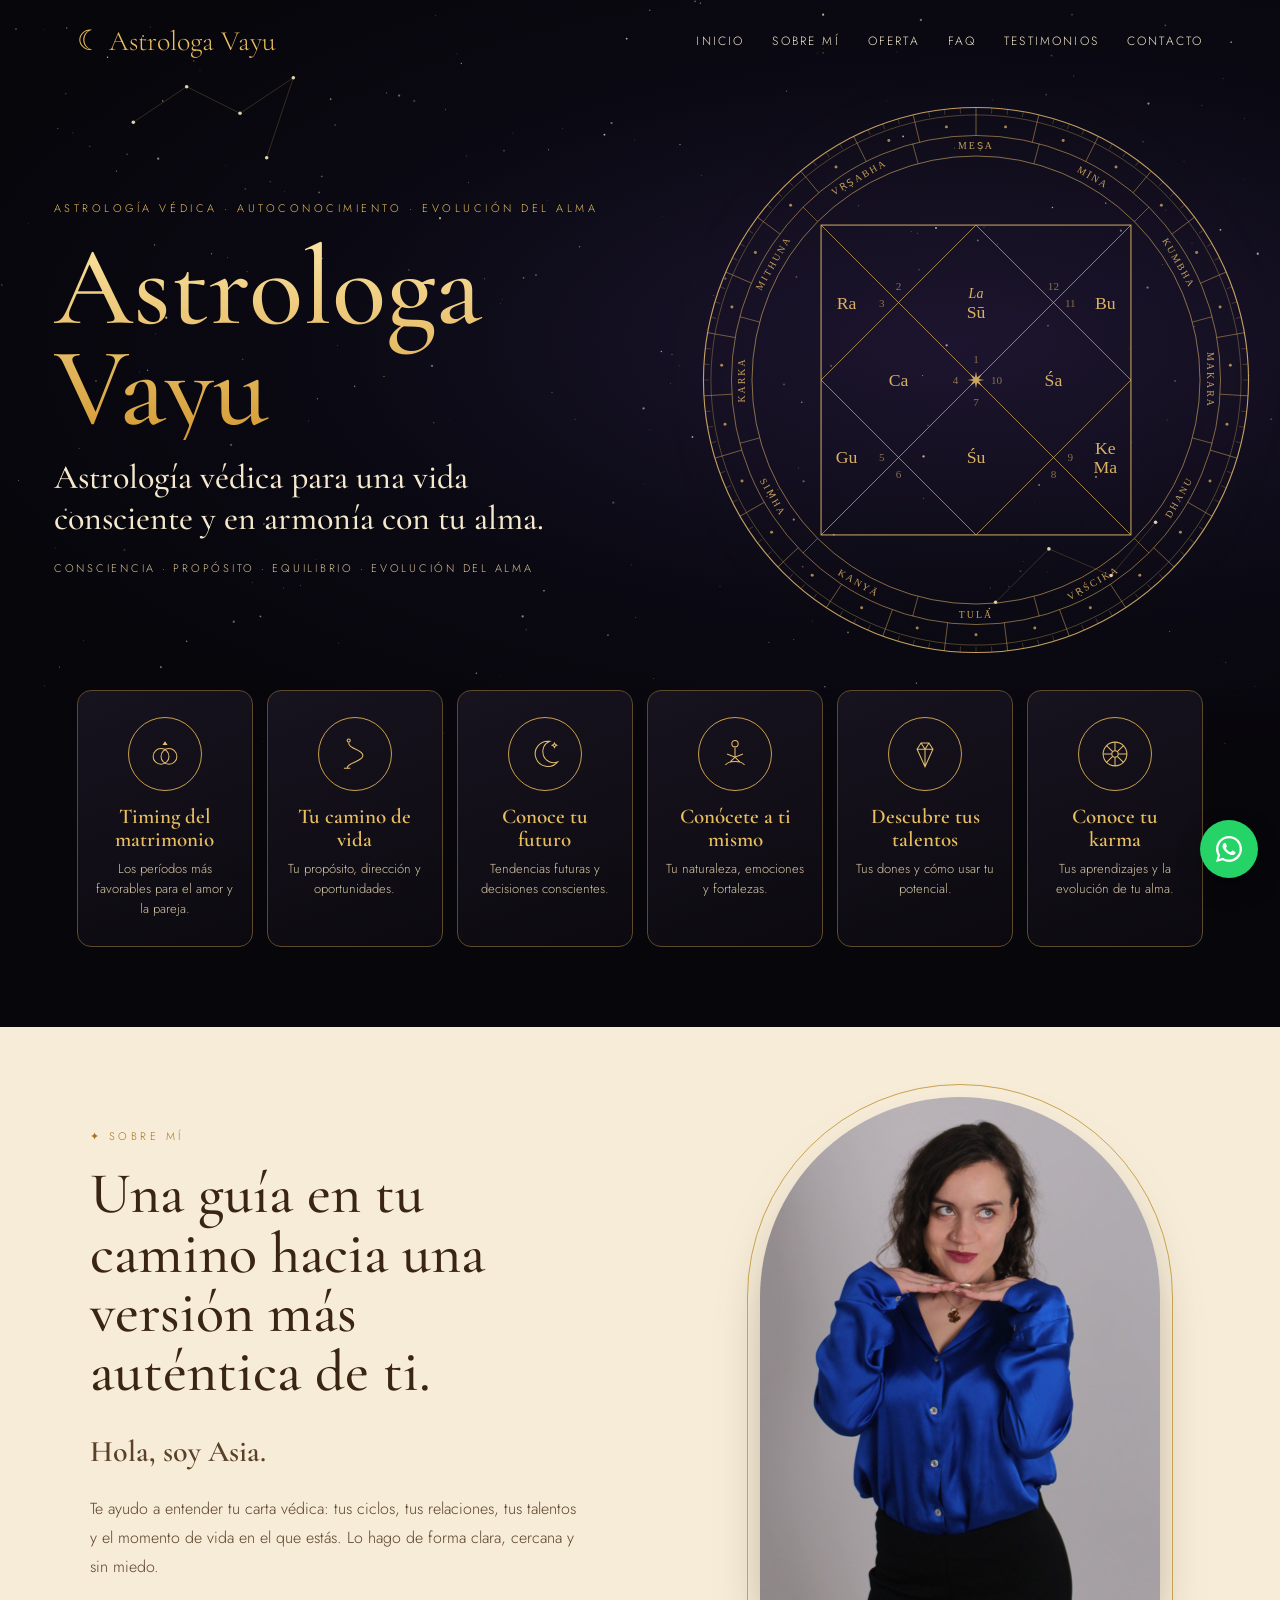
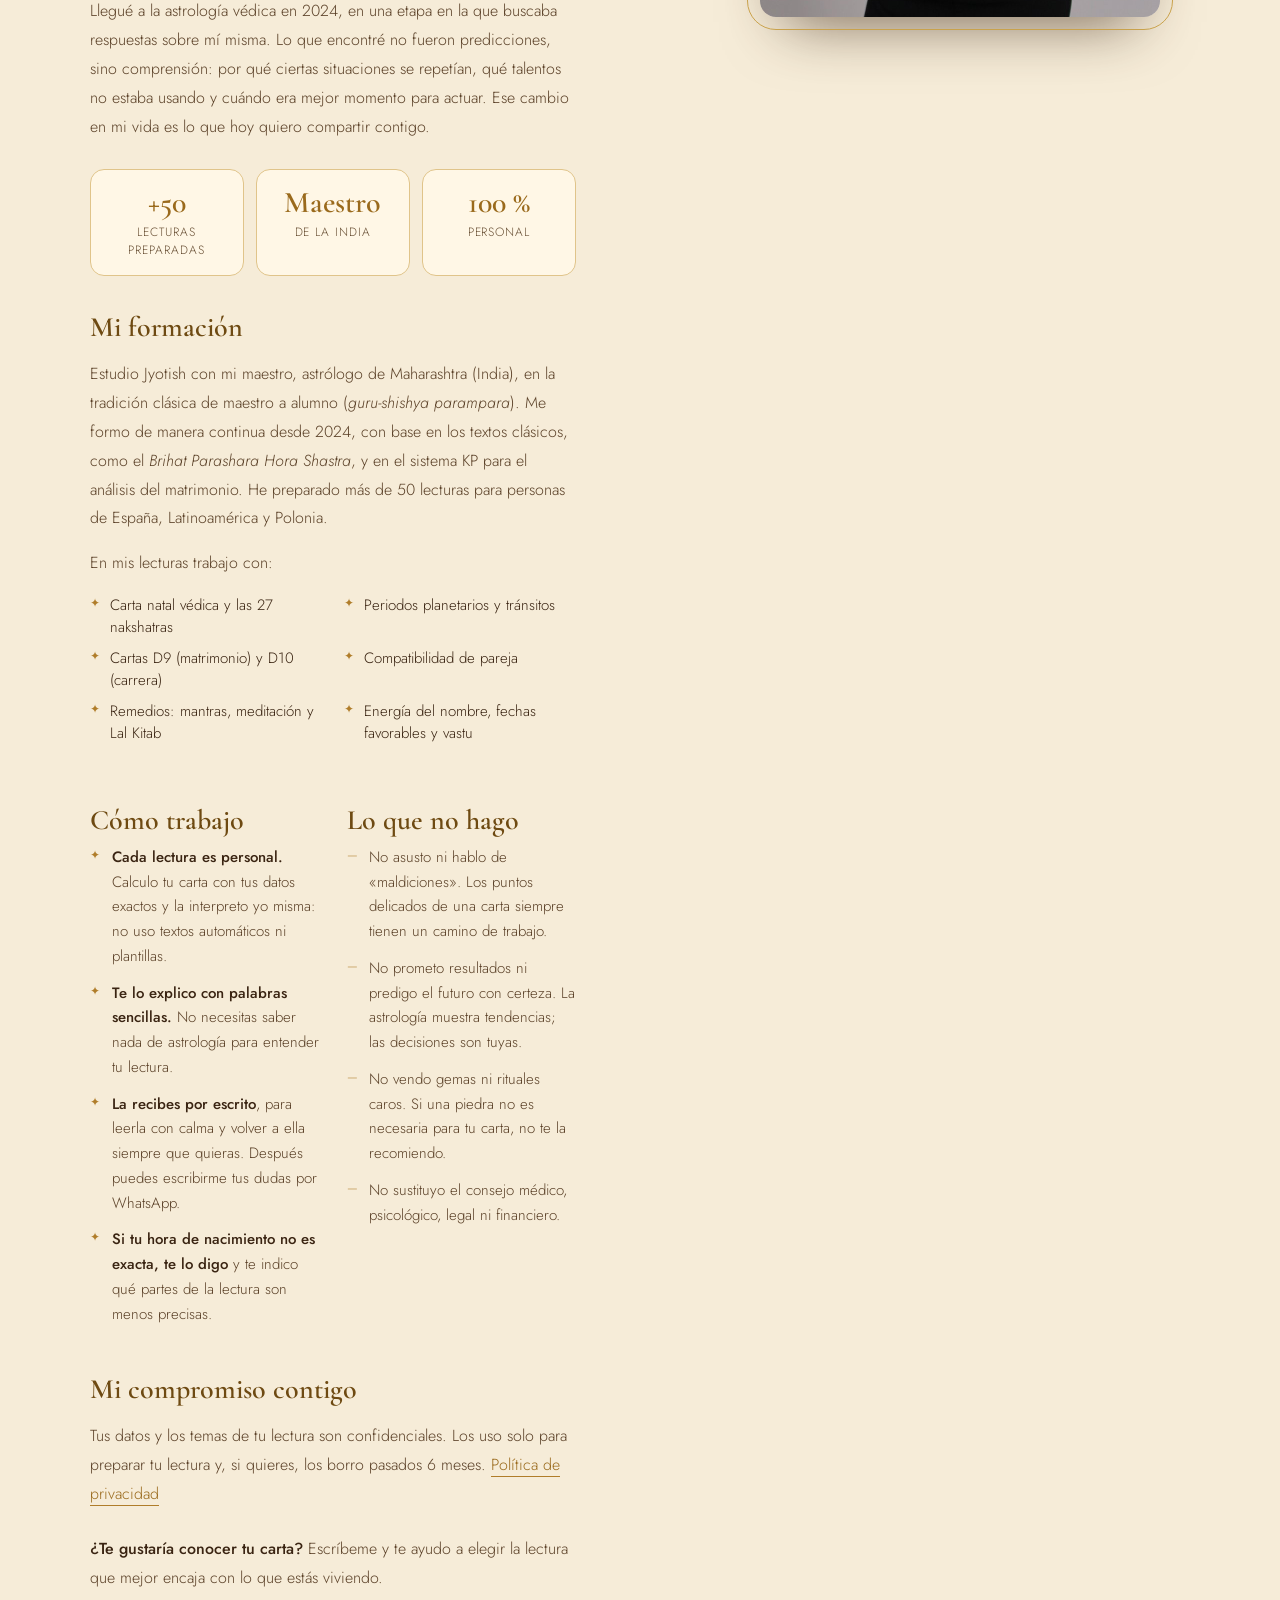
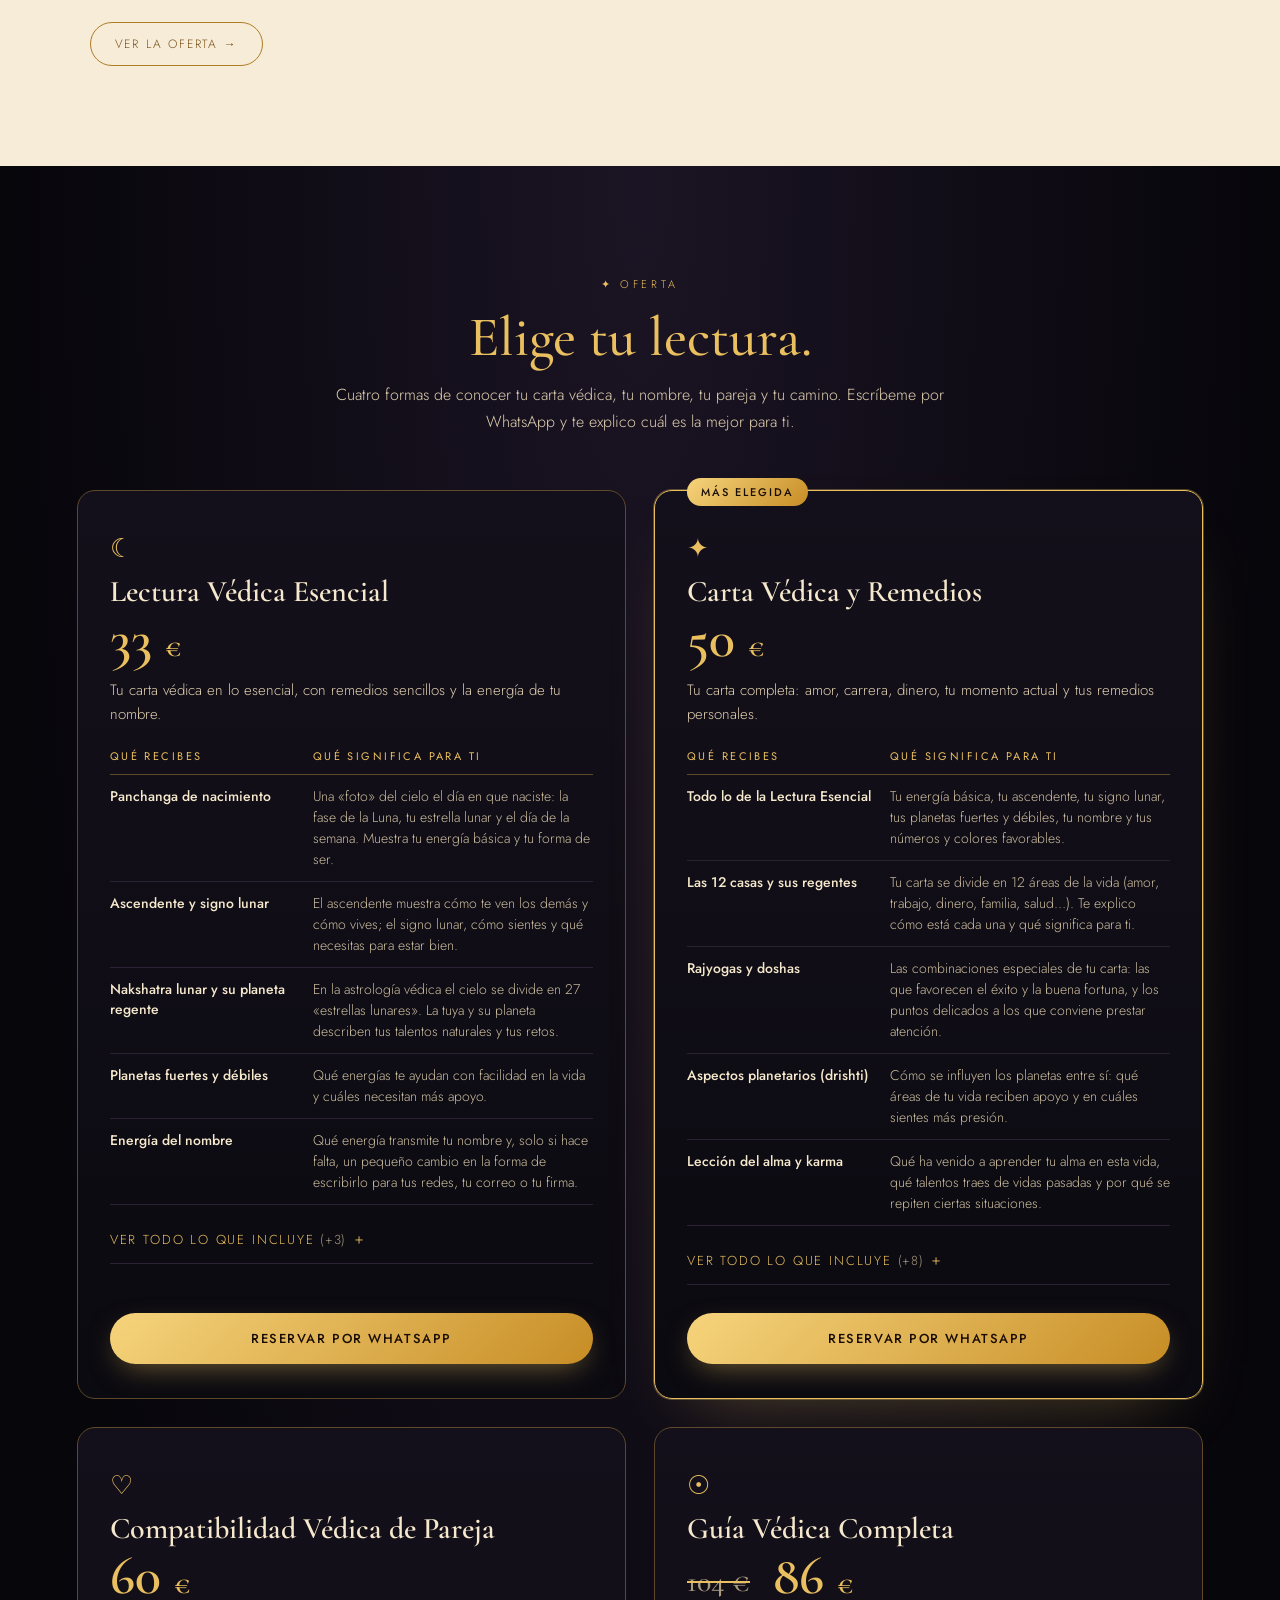
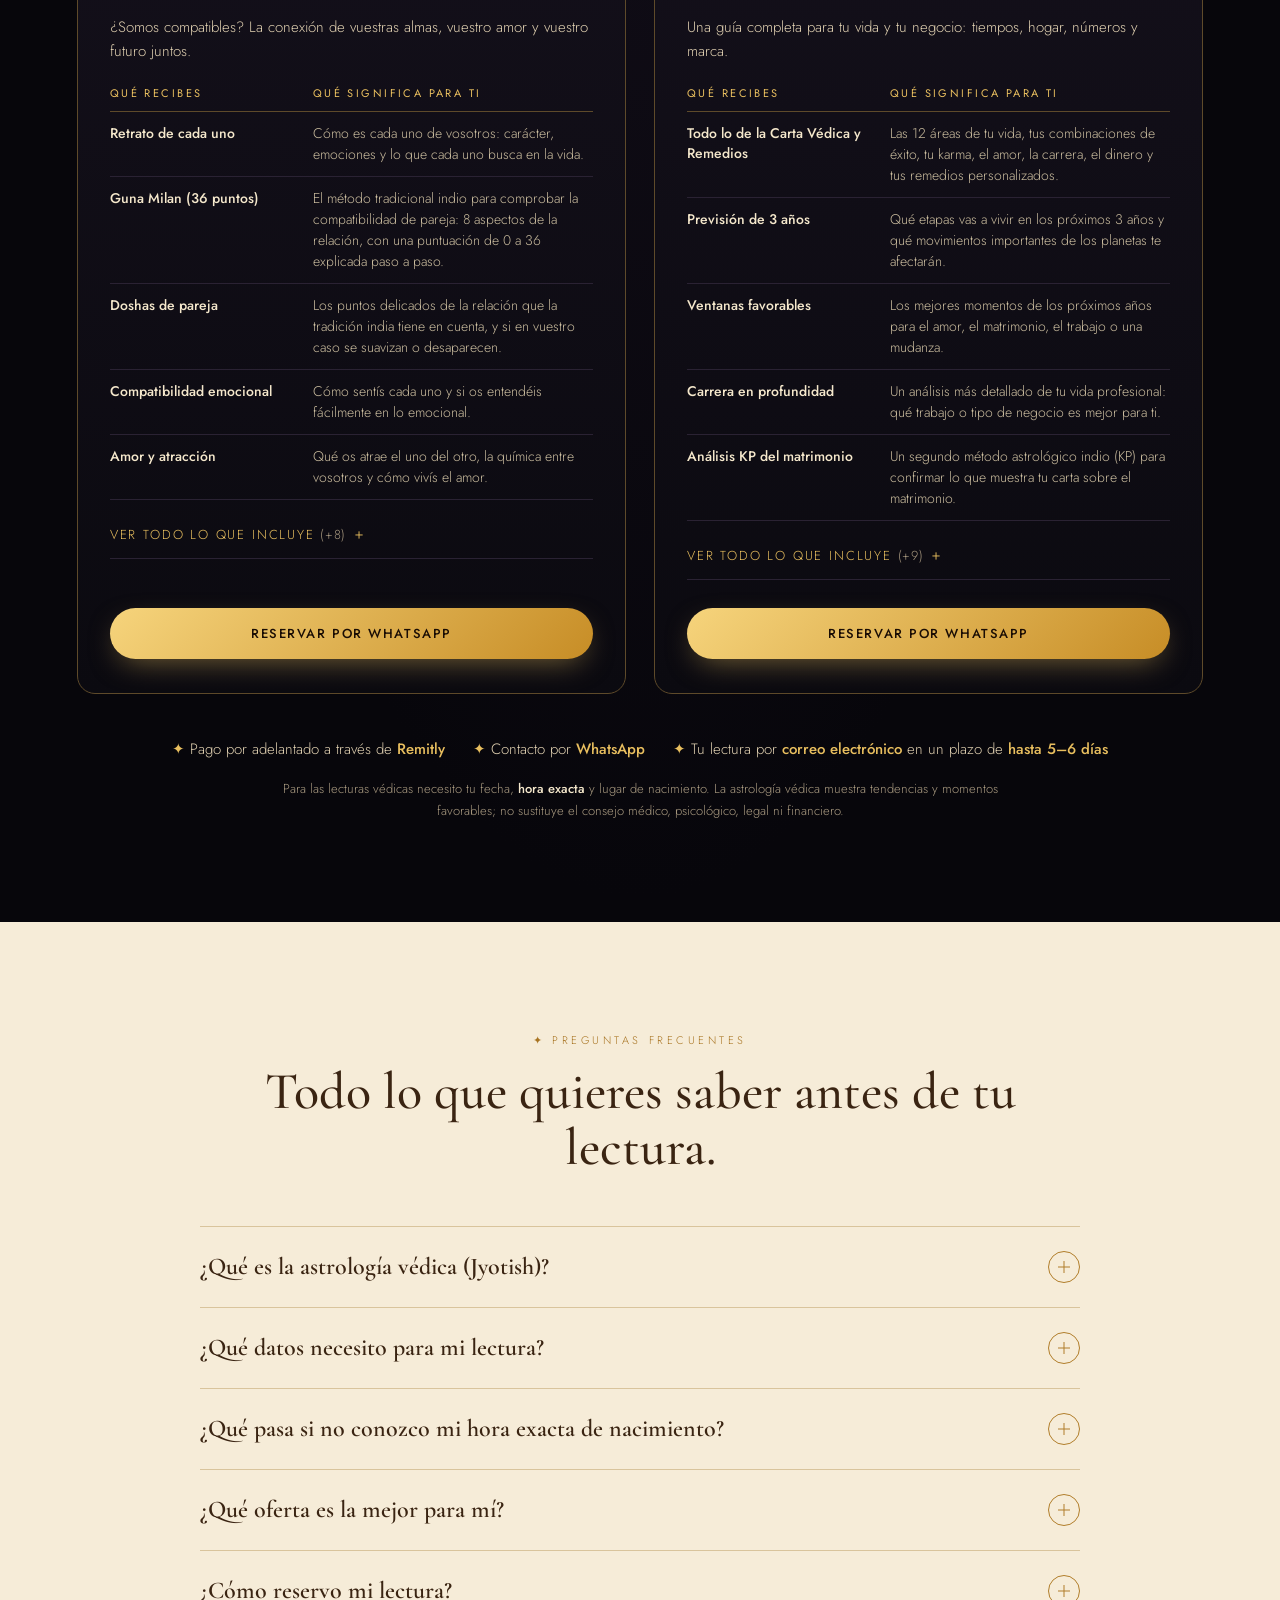
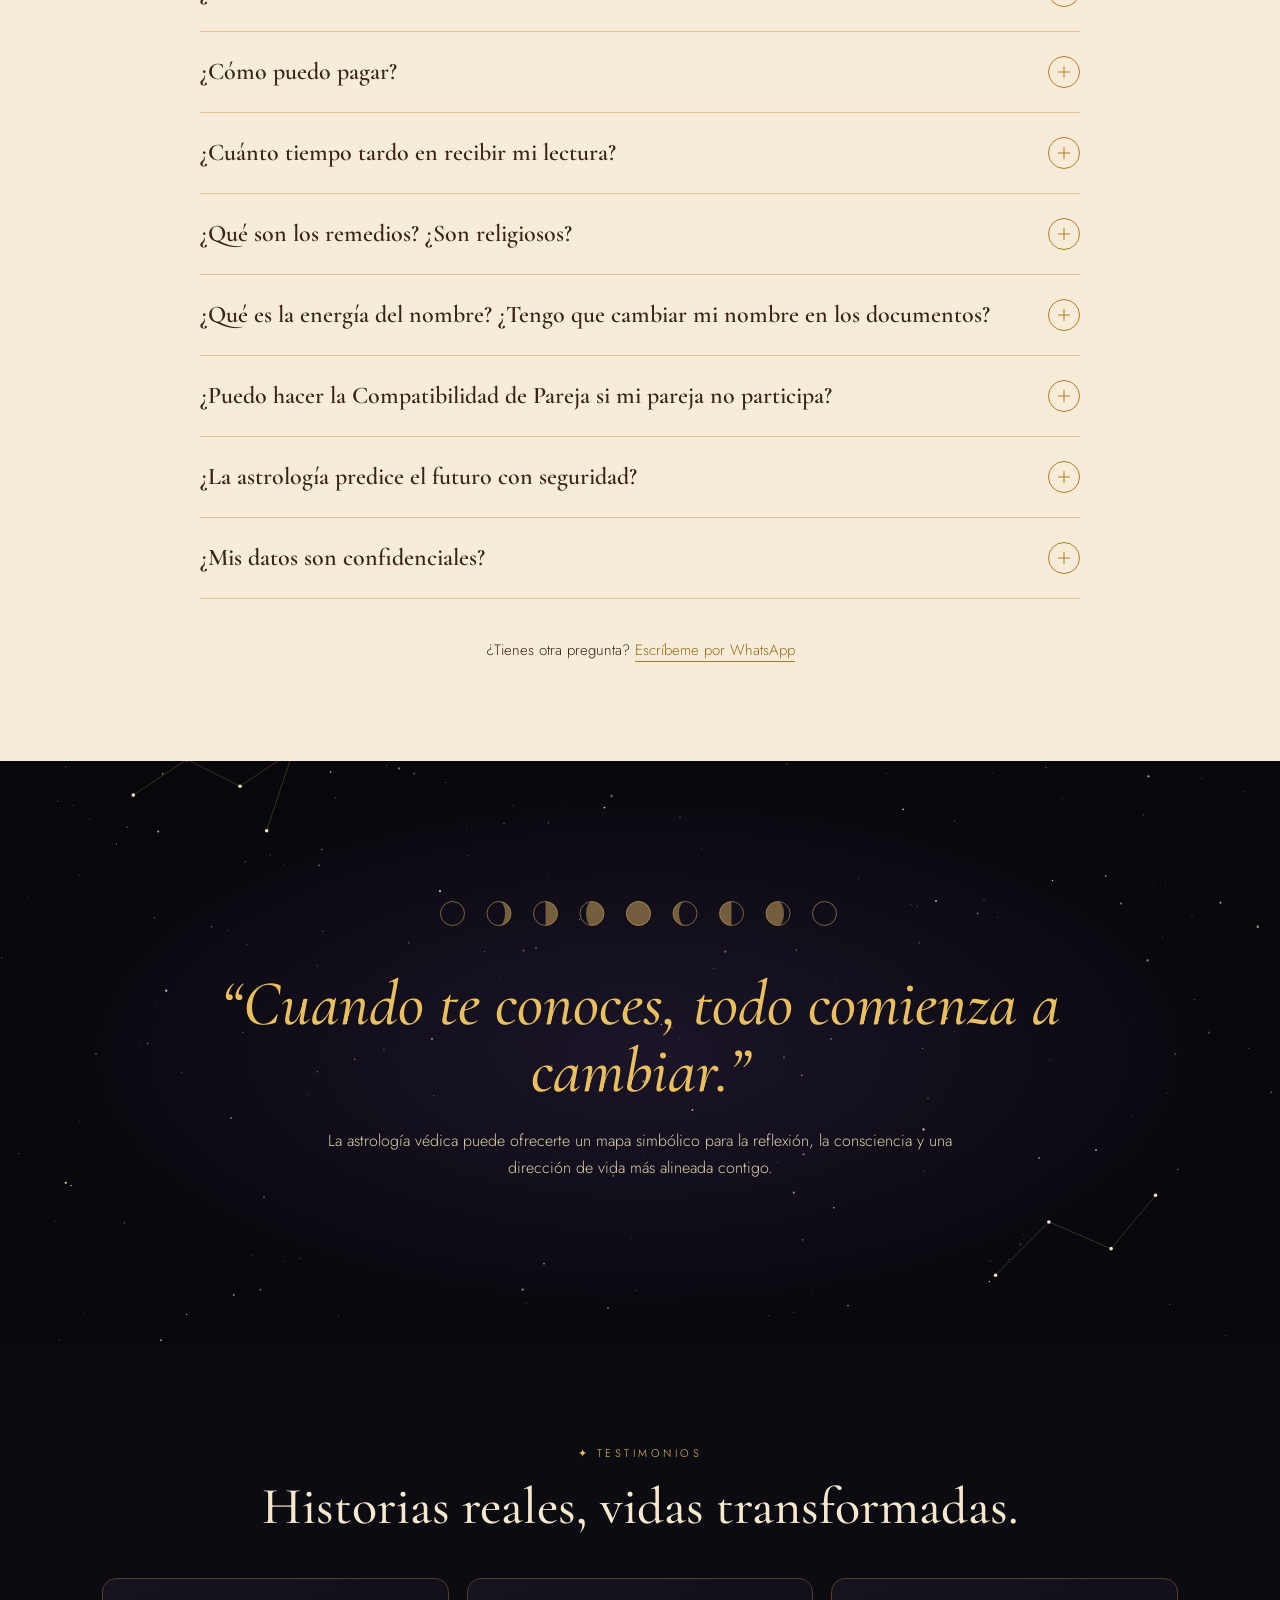
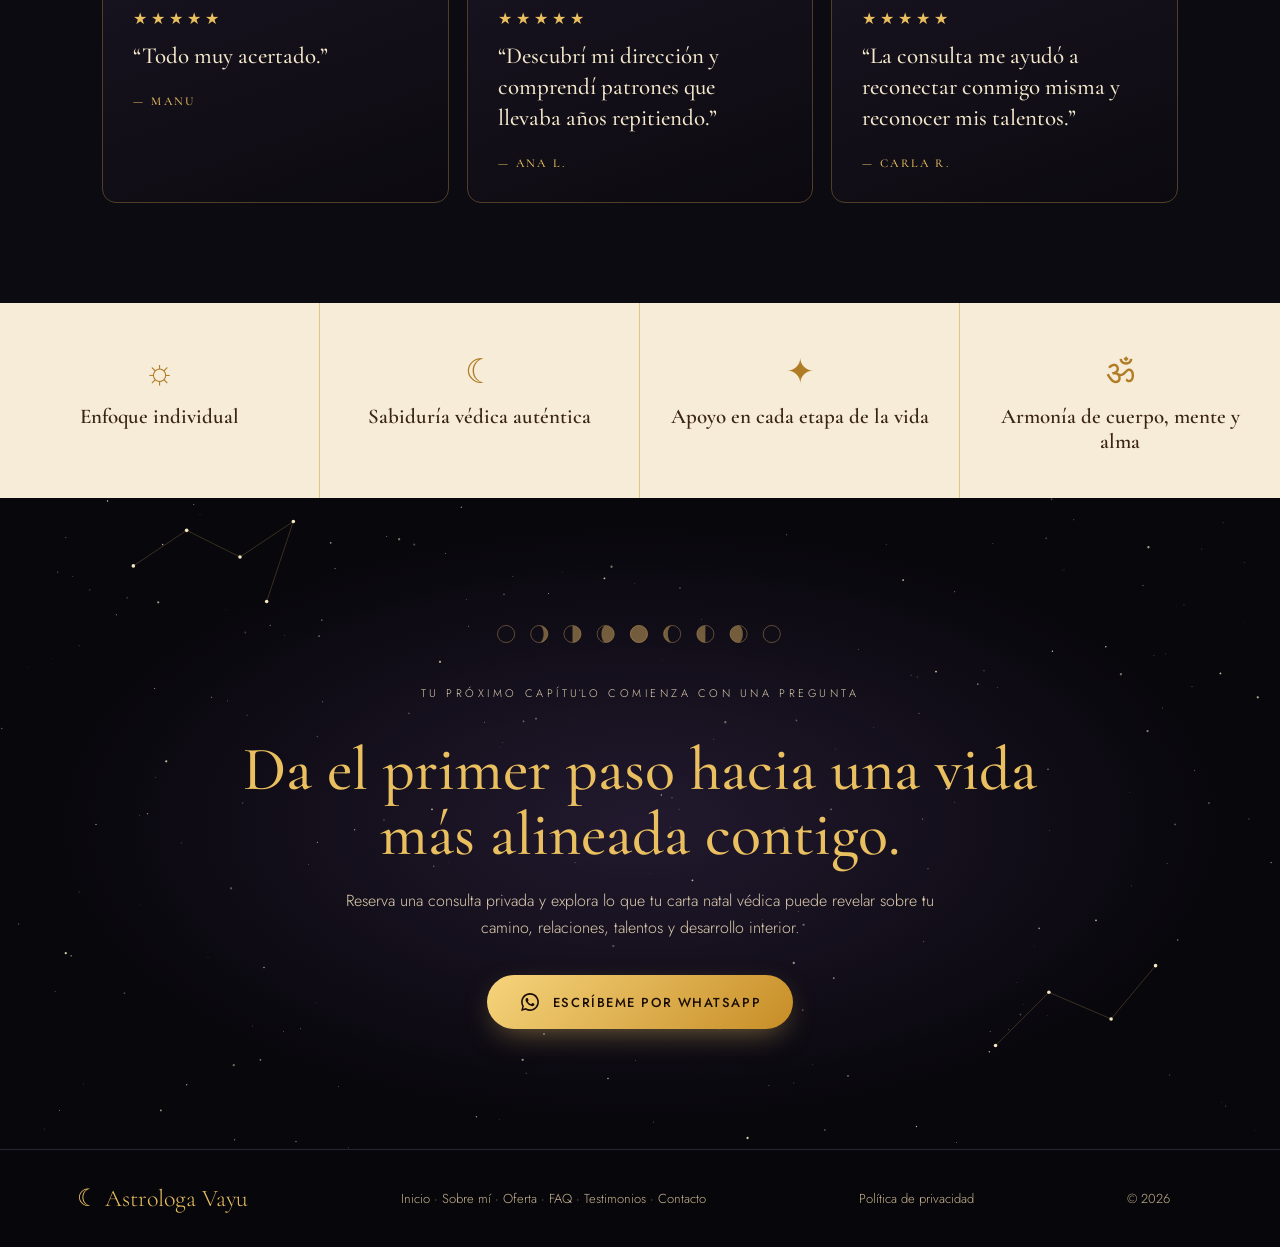
<file: index.html>
<!DOCTYPE html>

<html lang="es">
<head>
<meta charset="utf-8"/>
<meta content="width=device-width, initial-scale=1" name="viewport"/>
<title>Astrologa Vayu | Astrología védica</title>
<meta content="Astrología védica (Jyotish) con Asia – Astrologa Vayu. Consultas sobre tu camino de vida, relaciones, talentos, karma y futuro." name="description"/>
<meta content="Astrologa Vayu | Astrología védica" property="og:title"/>
<meta content="Astrología védica para una vida consciente y en armonía con tu alma." property="og:description"/>
<meta content="website" property="og:type"/>
<meta content="es_ES" property="og:locale"/>
<meta content="https://astrologavayu.es/assets/og-asia.jpg" property="og:image"/>
<meta content="1200" property="og:image:width"/>
<meta content="630" property="og:image:height"/>
<meta content="Asia – Astrologa Vayu" property="og:image:alt"/>
<meta content="summary_large_image" name="twitter:card"/>
<link href="assets/favicon.svg" rel="icon" type="image/svg+xml"/>
<link href="https://fonts.googleapis.com" rel="preconnect"/>
<link crossorigin="" href="https://fonts.gstatic.com" rel="preconnect"/>
<link href="https://fonts.googleapis.com/css2?family=Cormorant+Garamond:ital,wght@0,500;0,600;1,500&amp;family=Jost:wght@300;400;500&amp;display=swap" rel="stylesheet"/>
<link href="styles.css" rel="stylesheet"/>
<script type="application/ld+json">
{
  "@context": "https://schema.org",
  "@type": "FAQPage",
  "mainEntity": [
    {
      "@type": "Question",
      "name": "¿Qué es la astrología védica (Jyotish)?",
      "acceptedAnswer": {
        "@type": "Answer",
        "text": "Es la astrología tradicional de la India, con miles de años de historia. A diferencia de la astrología occidental, usa las constelaciones reales (por eso tu signo puede ser distinto al que conoces), las 27 estrellas lunares (nakshatras) y los periodos planetarios, que muestran no solo cómo eres, sino también qué etapas de tu vida se activan y cuándo."
      }
    },
    {
      "@type": "Question",
      "name": "¿Qué datos necesito para mi lectura?",
      "acceptedAnswer": {
        "@type": "Answer",
        "text": "Para las lecturas védicas necesito tu fecha, hora exacta y lugar de nacimiento, tu nombre completo y tu correo electrónico, donde te enviaré la lectura. Para la Compatibilidad de Pareja necesito los datos de nacimiento de ambas personas. Si quieres que analice tu negocio, envíame también su nombre."
      }
    },
    {
      "@type": "Question",
      "name": "¿Qué pasa si no conozco mi hora exacta de nacimiento?",
      "acceptedAnswer": {
        "@type": "Answer",
        "text": "La hora es muy importante, porque pocos minutos pueden cambiar el ascendente y las casas. Búscala en tu partida o certificado de nacimiento, o pregunta en tu familia. Si solo tienes una hora aproximada, te indicaré qué partes de la lectura son menos precisas."
      }
    },
    {
      "@type": "Question",
      "name": "¿Qué oferta es la mejor para mí?",
      "acceptedAnswer": {
        "@type": "Answer",
        "text": "Si es tu primera vez, la Lectura Védica Esencial es un buen comienzo. Si quieres respuestas sobre amor, carrera, dinero y tu momento actual, elige la Carta Védica y Remedios. Para tu relación, la Compatibilidad Védica de Pareja. Y si quieres un análisis completo con previsión, vastu y números, la Guía Védica Completa. Si tienes dudas, escríbeme y te ayudo a elegir."
      }
    },
    {
      "@type": "Question",
      "name": "¿Cómo reservo mi lectura?",
      "acceptedAnswer": {
        "@type": "Answer",
        "text": "Todo el contacto es por WhatsApp: pulsa «Reservar por WhatsApp» en la oferta que te interese o escríbeme directamente. Te confirmo los datos que necesito y te envío la información de pago. Una vez recibidos los datos y el pago, empiezo a preparar tu lectura."
      }
    },
    {
      "@type": "Question",
      "name": "¿Cómo puedo pagar?",
      "acceptedAnswer": {
        "@type": "Answer",
        "text": "El pago se realiza por adelantado a través de Remitly, una forma sencilla y segura de enviar dinero desde cualquier país. Al reservar te envío por WhatsApp todos los datos para el pago."
      }
    },
    {
      "@type": "Question",
      "name": "¿Cuánto tiempo tardo en recibir mi lectura?",
      "acceptedAnswer": {
        "@type": "Answer",
        "text": "El tiempo de espera es de hasta 5–6 días desde que recibo tus datos y el pago. Te envío la lectura por correo electrónico. Si necesitas tu lectura con más urgencia, escríbeme y lo vemos."
      }
    },
    {
      "@type": "Question",
      "name": "¿Qué son los remedios? ¿Son religiosos?",
      "acceptedAnswer": {
        "@type": "Answer",
        "text": "Los remedios (upayas) son prácticas para equilibrar la energía de los planetas: mantras, meditación, ayunos, donaciones, colores y días favorables, y pequeños gestos de la tradición popular india. No es necesario pertenecer a ninguna religión; puedes vivirlos como meditación y trabajo personal."
      }
    },
    {
      "@type": "Question",
      "name": "¿Qué es la energía del nombre? ¿Tengo que cambiar mi nombre en los documentos?",
      "acceptedAnswer": {
        "@type": "Answer",
        "text": "Analizo la vibración de tu nombre y, si hace falta, propongo pequeños cambios de escritura. No es necesario cambiar tus documentos: puedes usar la versión corregida en tu firma, en el correo o en las redes sociales. También analizo el nombre de tu negocio o tu marca."
      }
    },
    {
      "@type": "Question",
      "name": "¿Puedo hacer la Compatibilidad de Pareja si mi pareja no participa?",
      "acceptedAnswer": {
        "@type": "Answer",
        "text": "Sí, solo necesito sus datos de nacimiento, que deben compartirse con su consentimiento. La lectura te la envío a ti por correo electrónico y, si queréis, podéis leerla juntos."
      }
    },
    {
      "@type": "Question",
      "name": "¿La astrología predice el futuro con seguridad?",
      "acceptedAnswer": {
        "@type": "Answer",
        "text": "No. La astrología védica muestra tendencias, talentos y momentos favorables o más exigentes. Las decisiones siempre son tuyas, y la lectura no sustituye el consejo médico, psicológico, legal ni financiero."
      }
    },
    {
      "@type": "Question",
      "name": "¿Mis datos son confidenciales?",
      "acceptedAnswer": {
        "@type": "Answer",
        "text": "Sí. Tus datos y los temas de tu lectura son confidenciales y solo los uso para preparar tu lectura. Pasados 6 meses desde la entrega los borro, y antes si me lo pides. Tienes todos los detalles en la Política de privacidad."
      }
    }
  ]
}
  </script>
</head>
<body>
<header class="nav">
<a class="brand" href="#inicio">☾ Astrologa Vayu</a>
<nav>
<a data-i18n="n0" href="#inicio">Inicio</a>
<a data-i18n="n1" href="#sobre-mi">Sobre mí</a>
<a data-i18n="n2" href="#oferta">Oferta</a>
<a data-i18n="n3" href="#faq">FAQ</a>
<a data-i18n="n4" href="#testimonios">Testimonios</a>
<a data-i18n="n5" href="#contacto">Contacto</a>
</nav>
</header>
<main>
<section class="hero" id="inicio">
<div class="hero-text">
<p class="eyebrow" data-i18n="k1">Astrología védica · Autoconocimiento · Evolución del alma</p>
<h1>Astrologa<br/>Vayu</h1>
<p class="lead" data-i18n="k3">Astrología védica para una vida consciente y en armonía con tu alma.</p>
<p class="dots" data-i18n="k4">Consciencia · Propósito · Equilibrio · Evolución del alma</p>
</div>
<div class="hero-art"><img alt="Carta natal védica (estilo del norte de la India) con el anillo de los 27 nakshatras, en líneas doradas" height="560" src="assets/chart.svg" width="560"/></div>
</section>
<section aria-label="Áreas de consulta" class="cards">
<article class="card"><span class="ico"><svg aria-hidden="true" fill="none" stroke="currentColor" stroke-width="1.3" viewbox="0 0 48 48"><circle cx="19" cy="27" r="10"></circle><circle cx="29" cy="27" r="10"></circle><path d="M24 9l2 3h-4z"></path></svg></span><h3 data-i18n="k5">Timing del matrimonio</h3><p data-i18n="k6">Los períodos más favorables para el amor y la pareja.</p></article>
<article class="card"><span class="ico"><svg aria-hidden="true" fill="none" stroke="currentColor" stroke-width="1.3" viewbox="0 0 48 48"><path d="M14 42c0-8 20-8 20-16S16 18 16 10"></path><circle cx="16" cy="7" r="2"></circle><path d="M10 42h8"></path></svg></span><h3 data-i18n="k7">Tu camino de vida</h3><p data-i18n="k8">Tu propósito, dirección y oportunidades.</p></article>
<article class="card"><span class="ico"><svg aria-hidden="true" fill="none" stroke="currentColor" stroke-width="1.3" viewbox="0 0 48 48"><path d="M30 8a16 16 0 1 0 10 26A13 13 0 0 1 30 8z"></path><path d="M36 10l1 2 2 1-2 1-1 2-1-2-2-1 2-1z"></path></svg></span><h3 data-i18n="k9">Conoce tu futuro</h3><p data-i18n="k10">Tendencias futuras y decisiones conscientes.</p></article>
<article class="card"><span class="ico"><svg aria-hidden="true" fill="none" stroke="currentColor" stroke-width="1.3" viewbox="0 0 48 48"><circle cx="24" cy="11" r="4"></circle><path d="M24 16v12M14 24l10 4 10-4M12 38c4-6 20-6 24 0M18 34l6-6 6 6"></path></svg></span><h3 data-i18n="k11">Conócete a ti mismo</h3><p data-i18n="k12">Tu naturaleza, emociones y fortalezas.</p></article>
<article class="card"><span class="ico"><svg aria-hidden="true" fill="none" stroke="currentColor" stroke-width="1.3" viewbox="0 0 48 48"><path d="M14 18h20l-10 22zM14 18l5-8h10l5 8M19 10l5 8 5-8M24 18v22"></path></svg></span><h3 data-i18n="k13">Descubre tus talentos</h3><p data-i18n="k14">Tus dones y cómo usar tu potencial.</p></article>
<article class="card"><span class="ico"><svg aria-hidden="true" fill="none" stroke="currentColor" stroke-width="1.3" viewbox="0 0 48 48"><circle cx="24" cy="24" r="15"></circle><circle cx="24" cy="24" r="4"></circle><path d="M24 9v11M24 28v11M9 24h11M28 24h11M13 13l8 8M27 27l8 8M35 13l-8 8M21 27l-8 8"></path></svg></span><h3 data-i18n="k15">Conoce tu karma</h3><p data-i18n="k16">Tus aprendizajes y la evolución de tu alma.</p></article>
</section>
<section class="split" id="sobre-mi">
<div class="split-text">
<p class="eyebrow dark" data-i18n="k17">✦ Sobre mí</p>
<h2 data-i18n="k18">Una guía en tu camino hacia una versión más auténtica de ti.</h2>
<p class="about-hello">Hola, soy Asia.</p>
<p data-i18n="k19">Te ayudo a entender tu carta védica: tus ciclos, tus relaciones, tus talentos y el momento de vida en el que estás. Lo hago de forma clara, cercana y sin miedo.</p>
<p data-i18n="k20">Llegué a la astrología védica en 2024, en una etapa en la que buscaba respuestas sobre mí misma. Lo que encontré no fueron predicciones, sino comprensión: por qué ciertas situaciones se repetían, qué talentos no estaba usando y cuándo era mejor momento para actuar. Ese cambio en mi vida es lo que hoy quiero compartir contigo.</p>
<ul class="about-stats">
<li><strong>+50</strong><span>lecturas preparadas</span></li>
<li><strong>Maestro</strong><span>de la India</span></li>
<li><strong>100&nbsp;%</strong><span>personal</span></li>
</ul>
<h3 class="about-h">Mi formación</h3>
<p data-i18n="k21">Estudio Jyotish con mi maestro, astrólogo de Maharashtra (India), en la tradición clásica de maestro a alumno (<em>guru-shishya parampara</em>). Me formo de manera continua desde 2024, con base en los textos clásicos, como el <em>Brihat Parashara Hora Shastra</em>, y en el sistema KP para el análisis del matrimonio. He preparado más de 50 lecturas para personas de España, Latinoamérica y Polonia.</p>
<p data-i18n="k22">En mis lecturas trabajo con:</p>
<ul class="practices">
<li data-i18n="k23">Carta natal védica y las 27 nakshatras</li>
<li data-i18n="k24">Periodos planetarios y tránsitos</li>
<li data-i18n="k25">Cartas D9 (matrimonio) y D10 (carrera)</li>
<li data-i18n="k26">Compatibilidad de pareja</li>
<li data-i18n="k27">Remedios: mantras, meditación y Lal Kitab</li>
<li data-i18n="k28">Energía del nombre, fechas favorables y vastu</li>
</ul>
<div class="about-cols">
<div>
<h3 class="about-h">Cómo trabajo</h3>
<ul class="about-list">
<li><strong>Cada lectura es personal.</strong> Calculo tu carta con tus datos exactos y la interpreto yo misma: no uso textos automáticos ni plantillas.</li>
<li><strong>Te lo explico con palabras sencillas.</strong> No necesitas saber nada de astrología para entender tu lectura.</li>
<li><strong>La recibes por escrito</strong>, para leerla con calma y volver a ella siempre que quieras. Después puedes escribirme tus dudas por WhatsApp.</li>
<li><strong>Si tu hora de nacimiento no es exacta, te lo digo</strong> y te indico qué partes de la lectura son menos precisas.</li>
</ul>
</div>
<div>
<h3 class="about-h">Lo que no hago</h3>
<ul class="about-list about-list-no">
<li>No asusto ni hablo de «maldiciones». Los puntos delicados de una carta siempre tienen un camino de trabajo.</li>
<li>No prometo resultados ni predigo el futuro con certeza. La astrología muestra tendencias; las decisiones son tuyas.</li>
<li>No vendo gemas ni rituales caros. Si una piedra no es necesaria para tu carta, no te la recomiendo.</li>
<li>No sustituyo el consejo médico, psicológico, legal ni financiero.</li>
</ul>
</div>
</div>
<h3 class="about-h">Mi compromiso contigo</h3>
<p data-i18n="k29">Tus datos y los temas de tu lectura son confidenciales. Los uso solo para preparar tu lectura y, si quieres, los borro pasados 6 meses. <a class="inline-link" href="/politica-de-privacidad">Política de privacidad</a></p>
<p class="about-ask"><strong>¿Te gustaría conocer tu carta?</strong> Escríbeme y te ayudo a elegir la lectura que mejor encaja con lo que estás viviendo.</p>
<a class="outline" data-i18n="k30" href="#oferta">Ver la oferta →</a>
</div>
<div class="split-photo"><img alt="Asia – Astrologa Vayu" loading="lazy" src="assets/asia.jpg"/></div>
</section>
<section class="offers" id="oferta">
<p class="eyebrow" data-i18n="k31">✦ Oferta</p>
<h2 data-i18n="k32">Elige tu lectura.</h2>
<p class="offers-intro" data-i18n="k33">Cuatro formas de conocer tu carta védica, tu nombre, tu pareja y tu camino. Escríbeme por WhatsApp y te explico cuál es la mejor para ti.</p>
<div class="offer-grid">
<article class="offer">
<span aria-hidden="true" class="offer-ico">☾</span>
<h3 data-i18n="k34">Lectura Védica Esencial</h3>
<p class="offer-price">33 <span>€</span></p>
<p class="offer-tag" data-i18n="k35">Tu carta védica en lo esencial, con remedios sencillos y la energía de tu nombre.</p>
<table class="offer-table">
<thead><tr><th data-i18n="k36" scope="col">Qué recibes</th><th data-i18n="k37" scope="col">Qué significa para ti</th></tr></thead>
<tbody><tr><th data-i18n="k38" scope="row">Panchanga de nacimiento</th><td data-i18n="k39">Una «foto» del cielo el día en que naciste: la fase de la Luna, tu estrella lunar y el día de la semana. Muestra tu energía básica y tu forma de ser.</td></tr><tr><th data-i18n="k40" scope="row">Ascendente y signo lunar</th><td data-i18n="k41">El ascendente muestra cómo te ven los demás y cómo vives; el signo lunar, cómo sientes y qué necesitas para estar bien.</td></tr><tr><th data-i18n="k42" scope="row">Nakshatra lunar y su planeta regente</th><td data-i18n="k43">En la astrología védica el cielo se divide en 27 «estrellas lunares». La tuya y su planeta describen tus talentos naturales y tus retos.</td></tr><tr><th data-i18n="k44" scope="row">Planetas fuertes y débiles</th><td data-i18n="k45">Qué energías te ayudan con facilidad en la vida y cuáles necesitan más apoyo.</td></tr><tr><th data-i18n="k46" scope="row">Energía del nombre</th><td data-i18n="k47">Qué energía transmite tu nombre y, solo si hace falta, un pequeño cambio en la forma de escribirlo para tus redes, tu correo o tu firma.</td></tr></tbody>
</table>
<details class="offer-more"><summary data-i18n="k48">Ver todo lo que incluye <span>(+3)</span></summary>
<table class="offer-table offer-table-more"><tbody><tr><th data-i18n="k49" scope="row">Números, días y colores favorables</th><td data-i18n="k50">Los números (por ejemplo, para tu teléfono), los días de la semana y los colores que mejor te acompañan.</td></tr><tr><th data-i18n="k51" scope="row">3 remedios sencillos</th><td data-i18n="k52">Tres prácticas fáciles para equilibrar tu energía: una frase para repetir (mantra), un pequeño hábito diario y un gesto semanal.</td></tr><tr><th scope="row">WhatsApp</th><td data-i18n="k53">Durante 1 día después de recibir tu lectura puedes escribirme tus dudas.</td></tr></tbody>
</table></details>
<a class="btn offer-btn" data-i18n="k54" data-offer="0" data-price="33" data-wa="offer" href="https://wa.me/48513667505?text=Hola%20Asia%2C%20me%20interesa%20la%20oferta%20%C2%ABLectura%20V%C3%A9dica%20Esencial%C2%BB%20%2833%20%E2%82%AC%29.%20%C2%BFC%C3%B3mo%20puedo%20reservarla%3F" rel="noopener" target="_blank">Reservar por WhatsApp</a>
</article>
<article class="offer featured">
<span class="offer-badge" data-i18n="k55">Más elegida</span><span aria-hidden="true" class="offer-ico">✦</span>
<h3 data-i18n="k56">Carta Védica y Remedios</h3>
<p class="offer-price">50 <span>€</span></p>
<p class="offer-tag" data-i18n="k57">Tu carta completa: amor, carrera, dinero, tu momento actual y tus remedios personales.</p>
<table class="offer-table">
<thead><tr><th data-i18n="k36" scope="col">Qué recibes</th><th data-i18n="k37" scope="col">Qué significa para ti</th></tr></thead>
<tbody><tr><th data-i18n="k58" scope="row">Todo lo de la Lectura Esencial</th><td data-i18n="k59">Tu energía básica, tu ascendente, tu signo lunar, tus planetas fuertes y débiles, tu nombre y tus números y colores favorables.</td></tr><tr><th data-i18n="k60" scope="row">Las 12 casas y sus regentes</th><td data-i18n="k61">Tu carta se divide en 12 áreas de la vida (amor, trabajo, dinero, familia, salud…). Te explico cómo está cada una y qué significa para ti.</td></tr><tr><th data-i18n="k62" scope="row">Rajyogas y doshas</th><td data-i18n="k63">Las combinaciones especiales de tu carta: las que favorecen el éxito y la buena fortuna, y los puntos delicados a los que conviene prestar atención.</td></tr><tr><th data-i18n="k64" scope="row">Aspectos planetarios (drishti)</th><td data-i18n="k65">Cómo se influyen los planetas entre sí: qué áreas de tu vida reciben apoyo y en cuáles sientes más presión.</td></tr><tr><th data-i18n="k66" scope="row">Lección del alma y karma</th><td data-i18n="k67">Qué ha venido a aprender tu alma en esta vida, qué talentos traes de vidas pasadas y por qué se repiten ciertas situaciones.</td></tr></tbody>
</table>
<details class="offer-more"><summary data-i18n="k68">Ver todo lo que incluye <span>(+8)</span></summary>
<table class="offer-table offer-table-more"><tbody><tr><th data-i18n="k69" scope="row">Amor y matrimonio</th><td data-i18n="k70">Cómo amas, qué tipo de pareja es mejor para ti y cómo puede ser tu matrimonio.</td></tr><tr><th data-i18n="k71" scope="row">Carrera y dinero</th><td data-i18n="k72">En qué trabajos puedes destacar, de dónde te puede llegar el dinero y qué áreas te resultan más favorables para crecer.</td></tr><tr><th data-i18n="k73" scope="row">Tu periodo actual</th><td data-i18n="k74">La etapa de la vida que estás viviendo ahora según tu carta, qué te trae y qué tendencias se activan en los próximos 2 años.</td></tr><tr><th data-i18n="k75" scope="row">Remedios personalizados</th><td data-i18n="k76">Prácticas para equilibrar tu energía: frases para repetir (mantras), meditación, ayunos, donaciones y pequeños gestos de la tradición india.</td></tr><tr><th data-i18n="k77" scope="row">Gemas</th><td data-i18n="k78">Si tu carta lo indica, te digo qué piedra te puede ayudar y cómo llevarla. Si no es necesaria, no la recomiendo.</td></tr><tr><th data-i18n="k79" scope="row">Nombre personal y del negocio</th><td data-i18n="k80">Qué energía transmiten tu nombre y el nombre de tu negocio y, si hace falta, cómo mejorarla.</td></tr><tr><th data-i18n="k81" scope="row">Tarjeta digital</th><td data-i18n="k82">Una imagen para guardar en el móvil con tus remedios, tus colores y tus días favorables.</td></tr><tr><th scope="row">WhatsApp</th><td data-i18n="k53">Durante 1 día después de recibir tu lectura puedes escribirme tus dudas.</td></tr></tbody>
</table></details>
<a class="btn offer-btn" data-i18n="k54" data-offer="1" data-price="50" data-wa="offer" href="https://wa.me/48513667505?text=Hola%20Asia%2C%20me%20interesa%20la%20oferta%20%C2%ABCarta%20V%C3%A9dica%20y%20Remedios%C2%BB%20%2850%20%E2%82%AC%29.%20%C2%BFC%C3%B3mo%20puedo%20reservarla%3F" rel="noopener" target="_blank">Reservar por WhatsApp</a>
</article>
<article class="offer">
<span aria-hidden="true" class="offer-ico">♡</span>
<h3 data-i18n="k83">Compatibilidad Védica de Pareja</h3>
<p class="offer-price">60 <span>€</span></p>
<p class="offer-tag" data-i18n="k84">¿Somos compatibles? La conexión de vuestras almas, vuestro amor y vuestro futuro juntos.</p>
<table class="offer-table">
<thead><tr><th data-i18n="k36" scope="col">Qué recibes</th><th data-i18n="k37" scope="col">Qué significa para ti</th></tr></thead>
<tbody><tr><th data-i18n="k85" scope="row">Retrato de cada uno</th><td data-i18n="k86">Cómo es cada uno de vosotros: carácter, emociones y lo que cada uno busca en la vida.</td></tr><tr><th data-i18n="k87" scope="row">Guna Milan (36 puntos)</th><td data-i18n="k88">El método tradicional indio para comprobar la compatibilidad de pareja: 8 aspectos de la relación, con una puntuación de 0 a 36 explicada paso a paso.</td></tr><tr><th data-i18n="k89" scope="row">Doshas de pareja</th><td data-i18n="k90">Los puntos delicados de la relación que la tradición india tiene en cuenta, y si en vuestro caso se suavizan o desaparecen.</td></tr><tr><th data-i18n="k91" scope="row">Compatibilidad emocional</th><td data-i18n="k92">Cómo sentís cada uno y si os entendéis fácilmente en lo emocional.</td></tr><tr><th data-i18n="k93" scope="row">Amor y atracción</th><td data-i18n="k94">Qué os atrae el uno del otro, la química entre vosotros y cómo vivís el amor.</td></tr></tbody>
</table>
<details class="offer-more"><summary data-i18n="k68">Ver todo lo que incluye <span>(+8)</span></summary>
<table class="offer-table offer-table-more"><tbody><tr><th data-i18n="k95" scope="row">Sinastría</th><td data-i18n="k96">Cómo influye la carta de uno en la del otro: en qué os apoyáis y dónde pueden aparecer roces.</td></tr><tr><th data-i18n="k97" scope="row">Conexión kármica</th><td data-i18n="k98">Si sois «almas conocidas» y qué venís a aprender o a completar juntos.</td></tr><tr><th data-i18n="k99" scope="row">Matrimonio y futuro</th><td data-i18n="k100">Cómo puede ser vuestra vida juntos a largo plazo y qué pareja busca el alma de cada uno.</td></tr><tr><th data-i18n="k101" scope="row">Vuestros tiempos</th><td data-i18n="k102">En qué etapa de la vida está cada uno ahora y cuáles son los mejores momentos para dar pasos juntos en los próximos 2–3 años.</td></tr><tr><th data-i18n="k103" scope="row">Consejos para la pareja</th><td data-i18n="k104">Qué necesita cada uno para sentirse amado y cómo resolver mejor los conflictos.</td></tr><tr><th data-i18n="k105" scope="row">Remedios para la pareja</th><td data-i18n="k106">Prácticas sencillas para fortalecer la relación y suavizar sus puntos delicados.</td></tr><tr><th data-i18n="k107" scope="row">Fecha favorable (muhurta)</th><td data-i18n="k108">Elijo el mejor día para un paso importante: compromiso, boda o mudanza juntos.</td></tr><tr><th scope="row">WhatsApp</th><td data-i18n="k109">Durante 7 días después de recibir la lectura podéis escribirme vuestras dudas.</td></tr></tbody>
</table></details>
<a class="btn offer-btn" data-i18n="k54" data-offer="2" data-price="60" data-wa="offer" href="https://wa.me/48513667505?text=Hola%20Asia%2C%20me%20interesa%20la%20oferta%20%C2%ABCompatibilidad%20V%C3%A9dica%20de%20Pareja%C2%BB%20%2860%20%E2%82%AC%29.%20%C2%BFC%C3%B3mo%20puedo%20reservarla%3F" rel="noopener" target="_blank">Reservar por WhatsApp</a>
</article>
<article class="offer">
<span aria-hidden="true" class="offer-ico">☉</span>
<h3 data-i18n="k110">Guía Védica Completa</h3>
<p class="offer-price"><s class="offer-old" aria-label="Antes 104 €">104 €</s> 86 <span>€</span></p>
<p class="offer-tag" data-i18n="k111">Una guía completa para tu vida y tu negocio: tiempos, hogar, números y marca.</p>
<table class="offer-table">
<thead><tr><th data-i18n="k36" scope="col">Qué recibes</th><th data-i18n="k37" scope="col">Qué significa para ti</th></tr></thead>
<tbody><tr><th data-i18n="k112" scope="row">Todo lo de la Carta Védica y Remedios</th><td data-i18n="k113">Las 12 áreas de tu vida, tus combinaciones de éxito, tu karma, el amor, la carrera, el dinero y tus remedios personalizados.</td></tr><tr><th data-i18n="k114" scope="row">Previsión de 3 años</th><td data-i18n="k115">Qué etapas vas a vivir en los próximos 3 años y qué movimientos importantes de los planetas te afectarán.</td></tr><tr><th data-i18n="k116" scope="row">Ventanas favorables</th><td data-i18n="k117">Los mejores momentos de los próximos años para el amor, el matrimonio, el trabajo o una mudanza.</td></tr><tr><th data-i18n="k118" scope="row">Carrera en profundidad</th><td data-i18n="k119">Un análisis más detallado de tu vida profesional: qué trabajo o tipo de negocio es mejor para ti.</td></tr><tr><th data-i18n="k120" scope="row">Análisis KP del matrimonio</th><td data-i18n="k121">Un segundo método astrológico indio (KP) para confirmar lo que muestra tu carta sobre el matrimonio.</td></tr></tbody>
</table>
<details class="offer-more"><summary data-i18n="k122">Ver todo lo que incluye <span>(+9)</span></summary>
<table class="offer-table offer-table-more"><tbody><tr><th data-i18n="k123" scope="row">Salud y energía</th><td data-i18n="k124">Los puntos de tu cuerpo y tu energía que conviene cuidar más, con consejos sencillos. Es orientativo y no sustituye al médico.</td></tr><tr><th data-i18n="k125" scope="row">Vastu para tu hogar</th><td data-i18n="k126">Consejos de la tradición india para organizar tu casa: las mejores direcciones para el dormitorio, la zona de trabajo y la cabecera de la cama.</td></tr><tr><th data-i18n="k127" scope="row">Números favorables</th><td data-i18n="k128">Los números que mejor te acompañan para el teléfono, la matrícula del coche, el número de casa y las fechas importantes.</td></tr><tr><th data-i18n="k129" scope="row">Nombre de tu marca</th><td data-i18n="k130">Qué energía transmite el nombre de tu negocio, cómo mejorarlo y cuál es la mejor entre hasta 3 opciones.</td></tr><tr><th data-i18n="k107" scope="row">Fecha favorable (muhurta)</th><td data-i18n="k131">Elijo el mejor día para un paso importante: lanzar un proyecto, firmar, mudarte o casarte.</td></tr><tr><th data-i18n="k132" scope="row">Remedios completos</th><td data-i18n="k133">Todas las prácticas para equilibrar tu energía: mantras, meditación, ayunos, donaciones, colores, días y direcciones favorables.</td></tr><tr><th data-i18n="k77" scope="row">Gemas</th><td data-i18n="k78">Si tu carta lo indica, te digo qué piedra te puede ayudar y cómo llevarla. Si no es necesaria, no la recomiendo.</td></tr><tr><th data-i18n="k81" scope="row">Tarjeta digital</th><td data-i18n="k82">Una imagen para guardar en el móvil con tus remedios, tus colores y tus días favorables.</td></tr><tr><th scope="row">WhatsApp</th><td data-i18n="k134">Durante 14 días después de recibir tu lectura puedes escribirme tus dudas.</td></tr></tbody>
</table></details>
<a class="btn offer-btn" data-i18n="k54" data-offer="3" data-price="86" data-wa="offer" href="https://wa.me/48513667505?text=Hola%20Asia%2C%20me%20interesa%20la%20oferta%20%C2%ABGu%C3%ADa%20V%C3%A9dica%20Completa%C2%BB%20%2886%20%E2%82%AC%29.%20%C2%BFC%C3%B3mo%20puedo%20reservarla%3F" rel="noopener" target="_blank">Reservar por WhatsApp</a>
</article>
</div>
<p class="offers-info" data-i18n="k135"><span>Pago por adelantado a través de <strong>Remitly</strong></span><span>Contacto por <strong>WhatsApp</strong></span><span>Tu lectura por <strong>correo electrónico</strong> en un plazo de <strong>hasta 5–6 días</strong></span></p>
<p class="offers-note" data-i18n="k136">Para las lecturas védicas necesito tu fecha, <strong>hora exacta</strong> y lugar de nacimiento. La astrología védica muestra tendencias y momentos favorables; no sustituye el consejo médico, psicológico, legal ni financiero.</p>
</section>
<section class="faq" id="faq">
<p class="eyebrow dark" data-i18n="k137">✦ Preguntas frecuentes</p>
<h2 data-i18n="k138">Todo lo que quieres saber antes de tu lectura.</h2>
<div class="faq-list">
<details class="faq-item">
<summary data-i18n="k139"><span>¿Qué es la astrología védica (Jyotish)?</span><i aria-hidden="true"></i></summary>
<p data-i18n="k140">Es la astrología tradicional de la India, con miles de años de historia. A diferencia de la astrología occidental, usa las constelaciones reales (por eso tu signo puede ser distinto al que conoces), las 27 estrellas lunares (nakshatras) y los periodos planetarios, que muestran no solo cómo eres, sino también qué etapas de tu vida se activan y cuándo.</p>
</details>
<details class="faq-item">
<summary data-i18n="k141"><span>¿Qué datos necesito para mi lectura?</span><i aria-hidden="true"></i></summary>
<p data-i18n="k142">Para las lecturas védicas necesito tu fecha, hora exacta y lugar de nacimiento, tu nombre completo y tu correo electrónico, donde te enviaré la lectura. Para la Compatibilidad de Pareja necesito los datos de nacimiento de ambas personas. Si quieres que analice tu negocio, envíame también su nombre.</p>
</details>
<details class="faq-item">
<summary data-i18n="k143"><span>¿Qué pasa si no conozco mi hora exacta de nacimiento?</span><i aria-hidden="true"></i></summary>
<p data-i18n="k144">La hora es muy importante, porque pocos minutos pueden cambiar el ascendente y las casas. Búscala en tu partida o certificado de nacimiento, o pregunta en tu familia. Si solo tienes una hora aproximada, te indicaré qué partes de la lectura son menos precisas.</p>
</details>
<details class="faq-item">
<summary data-i18n="k145"><span>¿Qué oferta es la mejor para mí?</span><i aria-hidden="true"></i></summary>
<p data-i18n="k146">Si es tu primera vez, la Lectura Védica Esencial es un buen comienzo. Si quieres respuestas sobre amor, carrera, dinero y tu momento actual, elige la Carta Védica y Remedios. Para tu relación, la Compatibilidad Védica de Pareja. Y si quieres un análisis completo con previsión, vastu y números, la Guía Védica Completa. Si tienes dudas, escríbeme y te ayudo a elegir.</p>
</details>
<details class="faq-item">
<summary data-i18n="k147"><span>¿Cómo reservo mi lectura?</span><i aria-hidden="true"></i></summary>
<p data-i18n="k148">Todo el contacto es por WhatsApp: pulsa «Reservar por WhatsApp» en la oferta que te interese o escríbeme directamente. Te confirmo los datos que necesito y te envío la información de pago. Una vez recibidos los datos y el pago, empiezo a preparar tu lectura.</p>
</details>
<details class="faq-item">
<summary data-i18n="k149"><span>¿Cómo puedo pagar?</span><i aria-hidden="true"></i></summary>
<p data-i18n="k150">El pago se realiza por adelantado a través de Remitly, una forma sencilla y segura de enviar dinero desde cualquier país. Al reservar te envío por WhatsApp todos los datos para el pago.</p>
</details>
<details class="faq-item">
<summary data-i18n="k151"><span>¿Cuánto tiempo tardo en recibir mi lectura?</span><i aria-hidden="true"></i></summary>
<p data-i18n="k152">El tiempo de espera es de hasta 5–6 días desde que recibo tus datos y el pago. Te envío la lectura por correo electrónico. Si necesitas tu lectura con más urgencia, escríbeme y lo vemos.</p>
</details>
<details class="faq-item">
<summary data-i18n="k153"><span>¿Qué son los remedios? ¿Son religiosos?</span><i aria-hidden="true"></i></summary>
<p data-i18n="k154">Los remedios (upayas) son prácticas para equilibrar la energía de los planetas: mantras, meditación, ayunos, donaciones, colores y días favorables, y pequeños gestos de la tradición popular india. No es necesario pertenecer a ninguna religión; puedes vivirlos como meditación y trabajo personal.</p>
</details>
<details class="faq-item">
<summary data-i18n="k155"><span>¿Qué es la energía del nombre? ¿Tengo que cambiar mi nombre en los documentos?</span><i aria-hidden="true"></i></summary>
<p data-i18n="k156">Analizo la vibración de tu nombre y, si hace falta, propongo pequeños cambios de escritura. No es necesario cambiar tus documentos: puedes usar la versión corregida en tu firma, en el correo o en las redes sociales. También analizo el nombre de tu negocio o tu marca.</p>
</details>
<details class="faq-item">
<summary data-i18n="k157"><span>¿Puedo hacer la Compatibilidad de Pareja si mi pareja no participa?</span><i aria-hidden="true"></i></summary>
<p data-i18n="k158">Sí, solo necesito sus datos de nacimiento, que deben compartirse con su consentimiento. La lectura te la envío a ti por correo electrónico y, si queréis, podéis leerla juntos.</p>
</details>
<details class="faq-item">
<summary data-i18n="k159"><span>¿La astrología predice el futuro con seguridad?</span><i aria-hidden="true"></i></summary>
<p data-i18n="k160">No. La astrología védica muestra tendencias, talentos y momentos favorables o más exigentes. Las decisiones siempre son tuyas, y la lectura no sustituye el consejo médico, psicológico, legal ni financiero.</p>
</details>
<details class="faq-item">
<summary data-i18n="k161"><span>¿Mis datos son confidenciales?</span><i aria-hidden="true"></i></summary>
<p data-i18n="k162">Sí. Tus datos y los temas de tu lectura son confidenciales y solo los uso para preparar tu lectura. Pasados 6 meses desde la entrega los borro, y antes si me lo pides. Tienes todos los detalles en la <a class="inline-link" href="/politica-de-privacidad">Política de privacidad</a>.</p>
</details>
</div>
<p class="faq-more" data-i18n="k163">¿Tienes otra pregunta? <a data-wa="question" href="https://wa.me/48513667505?text=Hola%20Asia%2C%20tengo%20una%20pregunta%20sobre%20las%20lecturas." rel="noopener" target="_blank">Escríbeme por WhatsApp</a></p>
</section>
<section class="quote">
<img alt="" aria-hidden="true" class="moons" src="assets/moons.svg"/>
<blockquote data-i18n="k164">“Cuando te conoces, todo comienza a cambiar.”</blockquote>
<p data-i18n="k165">La astrología védica puede ofrecerte un mapa simbólico para la reflexión, la consciencia y una dirección de vida más alineada contigo.</p>
</section>
<!-- TESTIMONIOS: sustituir por opiniones reales de clientas antes de publicar -->
<section class="testi" id="testimonios">
<p class="eyebrow" data-i18n="k166">✦ Testimonios</p>
<h2 data-i18n="k167">Historias reales, vidas transformadas.</h2>
<div class="tgrid">
<blockquote class="tq"><span class="stars">★★★★★</span><p data-i18n="k168">“Todo muy acertado.”</p><cite>— Manu</cite></blockquote>
<blockquote class="tq"><span class="stars">★★★★★</span><p data-i18n="k169">“Descubrí mi dirección y comprendí patrones que llevaba años repitiendo.”</p><cite>— Ana L.</cite></blockquote>
<blockquote class="tq"><span class="stars">★★★★★</span><p data-i18n="k170">“La consulta me ayudó a reconectar conmigo misma y reconocer mis talentos.”</p><cite>— Carla R.</cite></blockquote>
</div>
</section>
<section class="benefits">
<div data-i18n="k171"><span>☼</span><strong>Enfoque individual</strong></div>
<div data-i18n="k172"><span>☾</span><strong>Sabiduría védica auténtica</strong></div>
<div data-i18n="k173"><span>✦</span><strong>Apoyo en cada etapa de la vida</strong></div>
<div data-i18n="k174"><span>ॐ</span><strong>Armonía de cuerpo, mente y alma</strong></div>
</section>
<section class="cta" id="contacto">
<img alt="" aria-hidden="true" class="moons small" src="assets/moons.svg"/>
<p class="eyebrow" data-i18n="k175">Tu próximo capítulo comienza con una pregunta</p>
<h2 data-i18n="k176">Da el primer paso hacia una vida más alineada contigo.</h2>
<p data-i18n="k177">Reserva una consulta privada y explora lo que tu carta natal védica puede revelar sobre tu camino, relaciones, talentos y desarrollo interior.</p>
<a class="btn wa-btn" data-wa="general" href="https://wa.me/48513667505?text=Hola%20Asia%2C%20me%20gustar%C3%ADa%20reservar%20una%20consulta%20de%20astrolog%C3%ADa%20v%C3%A9dica." rel="noopener" target="_blank"><svg aria-hidden="true" class="wa-icon" focusable="false" viewbox="0 0 32 32"><path d="M16.04 3C8.86 3 3.03 8.83 3.03 16c0 2.29.6 4.53 1.74 6.5L3 29l6.68-1.75A12.95 12.95 0 0 0 16.04 29C23.2 29 29 23.17 29 16S23.2 3 16.04 3Zm0 23.62c-1.98 0-3.92-.53-5.61-1.54l-.4-.24-3.96 1.04 1.06-3.86-.26-.41A10.6 10.6 0 0 1 5.4 16c0-5.86 4.77-10.63 10.64-10.63 5.86 0 10.6 4.77 10.6 10.63 0 5.86-4.74 10.62-10.6 10.62Zm5.83-7.96c-.32-.16-1.89-.93-2.18-1.04-.3-.11-.51-.16-.72.16-.21.32-.83 1.04-1.02 1.25-.19.21-.37.24-.69.08-.32-.16-1.35-.5-2.57-1.59-.95-.85-1.59-1.9-1.78-2.22-.19-.32-.02-.49.14-.65.14-.14.32-.37.48-.56.16-.19.21-.32.32-.53.11-.21.05-.4-.03-.56-.08-.16-.72-1.74-.99-2.38-.26-.62-.52-.54-.72-.55h-.61c-.21 0-.56.08-.85.4-.29.32-1.12 1.09-1.12 2.66 0 1.57 1.14 3.09 1.3 3.3.16.21 2.25 3.44 5.46 4.82.76.33 1.36.53 1.82.68.77.24 1.46.21 2.01.13.61-.09 1.89-.77 2.16-1.52.27-.74.27-1.38.19-1.52-.08-.13-.29-.21-.61-.37Z" fill="currentColor"></path></svg><span data-i18n="k178">Escríbeme por WhatsApp</span></a>
</section>
</main>
<footer>
<a class="brand" href="#inicio">☾ Astrologa Vayu</a>
<span data-i18n="foot">Inicio · Sobre mí · Oferta · FAQ · Testimonios · Contacto</span>
<a class="footer-link" href="/politica-de-privacidad">Política de privacidad</a>
<span>© 2026</span>
</footer>
<a aria-label="Escríbeme por WhatsApp" class="wa-float" data-wa="general" href="https://wa.me/48513667505?text=Hola%20Asia%2C%20me%20gustar%C3%ADa%20reservar%20una%20consulta%20de%20astrolog%C3%ADa%20v%C3%A9dica." rel="noopener" target="_blank"><svg aria-hidden="true" class="wa-icon" focusable="false" viewbox="0 0 32 32"><path d="M16.04 3C8.86 3 3.03 8.83 3.03 16c0 2.29.6 4.53 1.74 6.5L3 29l6.68-1.75A12.95 12.95 0 0 0 16.04 29C23.2 29 29 23.17 29 16S23.2 3 16.04 3Zm0 23.62c-1.98 0-3.92-.53-5.61-1.54l-.4-.24-3.96 1.04 1.06-3.86-.26-.41A10.6 10.6 0 0 1 5.4 16c0-5.86 4.77-10.63 10.64-10.63 5.86 0 10.6 4.77 10.6 10.63 0 5.86-4.74 10.62-10.6 10.62Zm5.83-7.96c-.32-.16-1.89-.93-2.18-1.04-.3-.11-.51-.16-.72.16-.21.32-.83 1.04-1.02 1.25-.19.21-.37.24-.69.08-.32-.16-1.35-.5-2.57-1.59-.95-.85-1.59-1.9-1.78-2.22-.19-.32-.02-.49.14-.65.14-.14.32-.37.48-.56.16-.19.21-.32.32-.53.11-.21.05-.4-.03-.56-.08-.16-.72-1.74-.99-2.38-.26-.62-.52-.54-.72-.55h-.61c-.21 0-.56.08-.85.4-.29.32-1.12 1.09-1.12 2.66 0 1.57 1.14 3.09 1.3 3.3.16.21 2.25 3.44 5.46 4.82.76.33 1.36.53 1.82.68.77.24 1.46.21 2.01.13.61-.09 1.89-.77 2.16-1.52.27-.74.27-1.38.19-1.52-.08-.13-.29-.21-.61-.37Z" fill="currentColor"></path></svg></a>
<div class="consent" hidden id="consent" role="dialog" aria-modal="true" aria-labelledby="consent-title">
<div class="consent-box">
<button aria-label="Cerrar" class="consent-close" type="button">×</button>
<p class="eyebrow dark">✦ Antes de escribirme</p>
<h2 id="consent-title">Tu privacidad es importante</h2>
<p>Para preparar tu lectura necesito algunos datos personales, como tu fecha, hora y lugar de nacimiento.</p>
<label class="consent-check"><input id="consent-accept" type="checkbox"/> <span>He leído y acepto la <a href="/politica-de-privacidad" target="_blank">Política de privacidad</a>.</span></label>
<button class="btn consent-go" disabled id="consent-go" type="button">Continuar a WhatsApp</button>
</div>
</div>
<script>
(function(){
  var modal=document.getElementById('consent'),check=document.getElementById('consent-accept'),go=document.getElementById('consent-go'),pending=null;
  function accepted(){try{return sessionStorage.getItem('vayuPrivacy')==='1'}catch(e){return false}}
  function remember(){try{sessionStorage.setItem('vayuPrivacy','1')}catch(e){}}
  function close(){modal.hidden=true;pending=null;document.body.classList.remove('consent-open')}
  document.querySelectorAll('a[data-wa]').forEach(function(a){
    a.addEventListener('click',function(e){
      if(accepted())return;
      e.preventDefault();pending=a.href;check.checked=false;go.disabled=true;
      modal.hidden=false;document.body.classList.add('consent-open');check.focus();
    });
  });
  check.addEventListener('change',function(){go.disabled=!check.checked});
  go.addEventListener('click',function(){
    if(!check.checked||!pending)return;
    remember();var url=pending;close();
    var l=document.createElement('a');l.href=url;l.target='_blank';l.rel='noopener';document.body.appendChild(l);l.click();l.remove();
  });
  modal.querySelector('.consent-close').addEventListener('click',close);
  modal.addEventListener('click',function(e){if(e.target===modal)close()});
  document.addEventListener('keydown',function(e){if(e.key==='Escape'&&!modal.hidden)close()});
})();
</script>
</body>
</html>
</file>
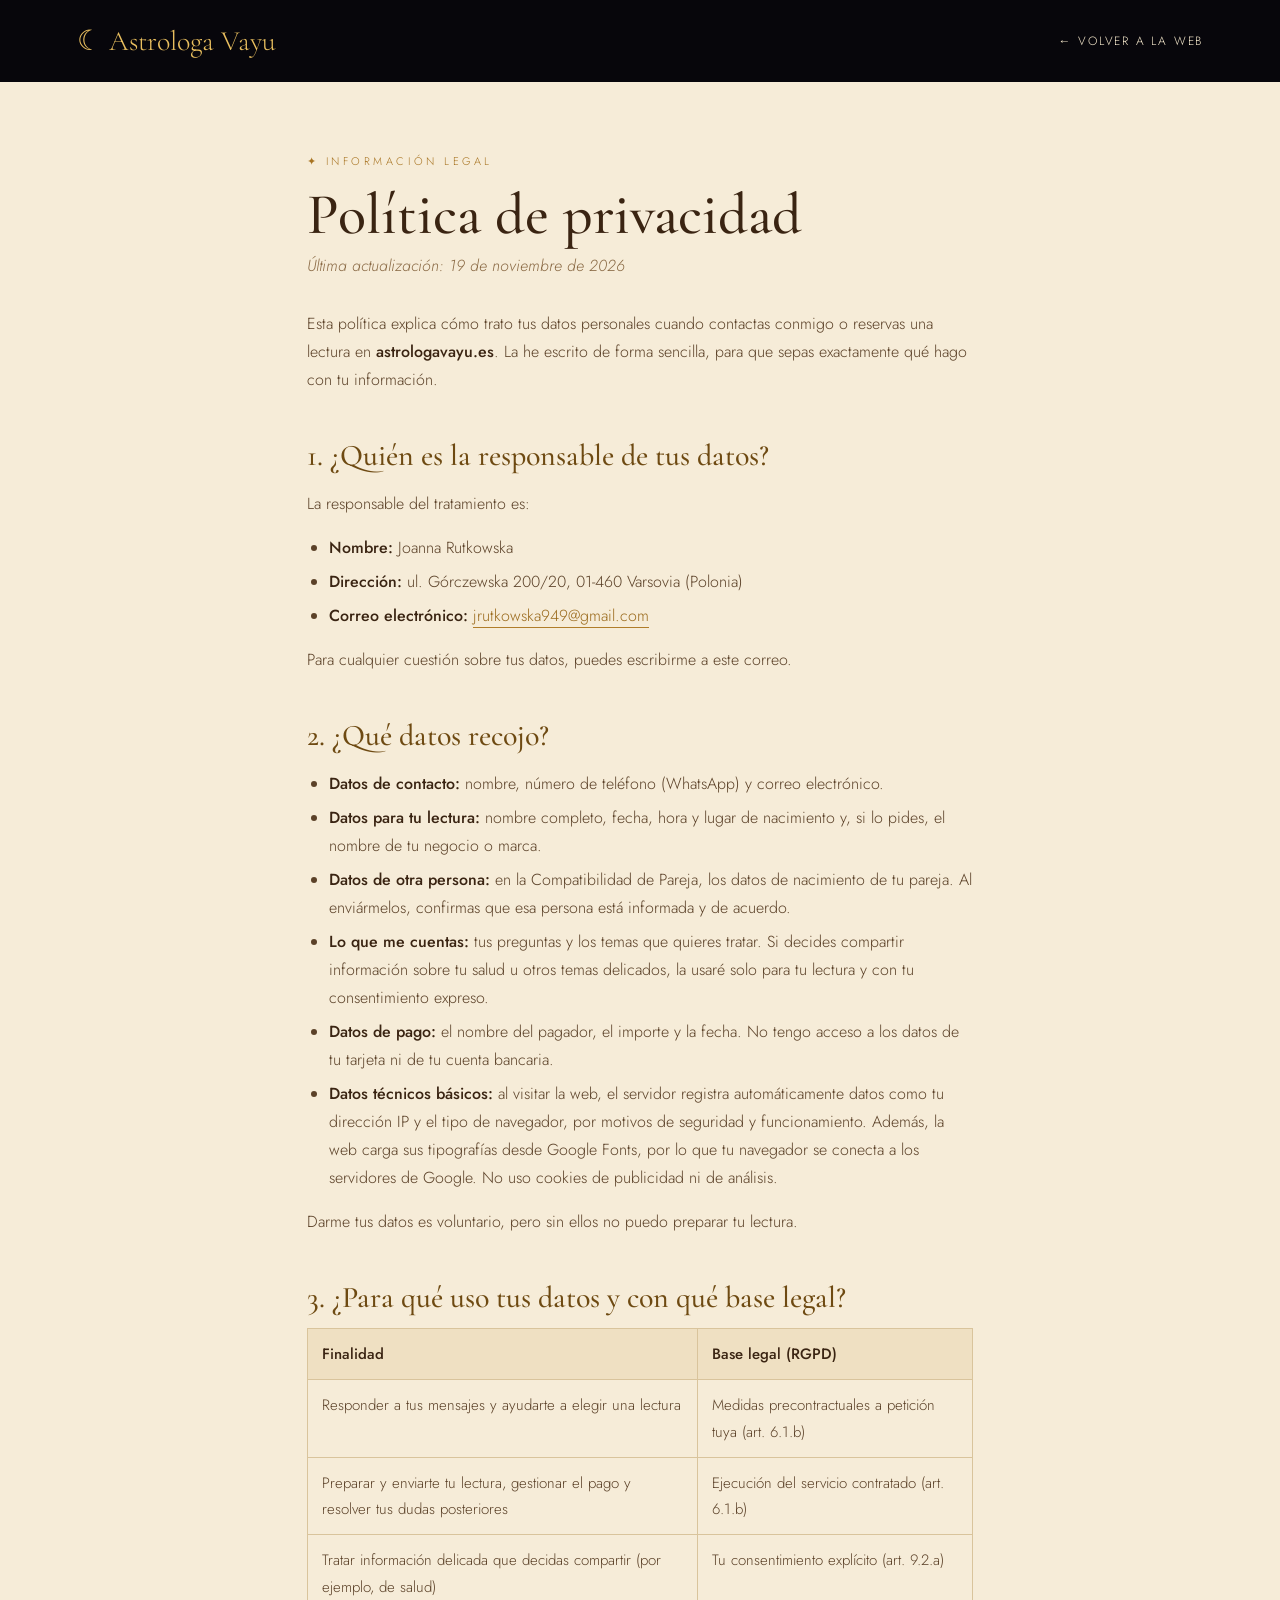
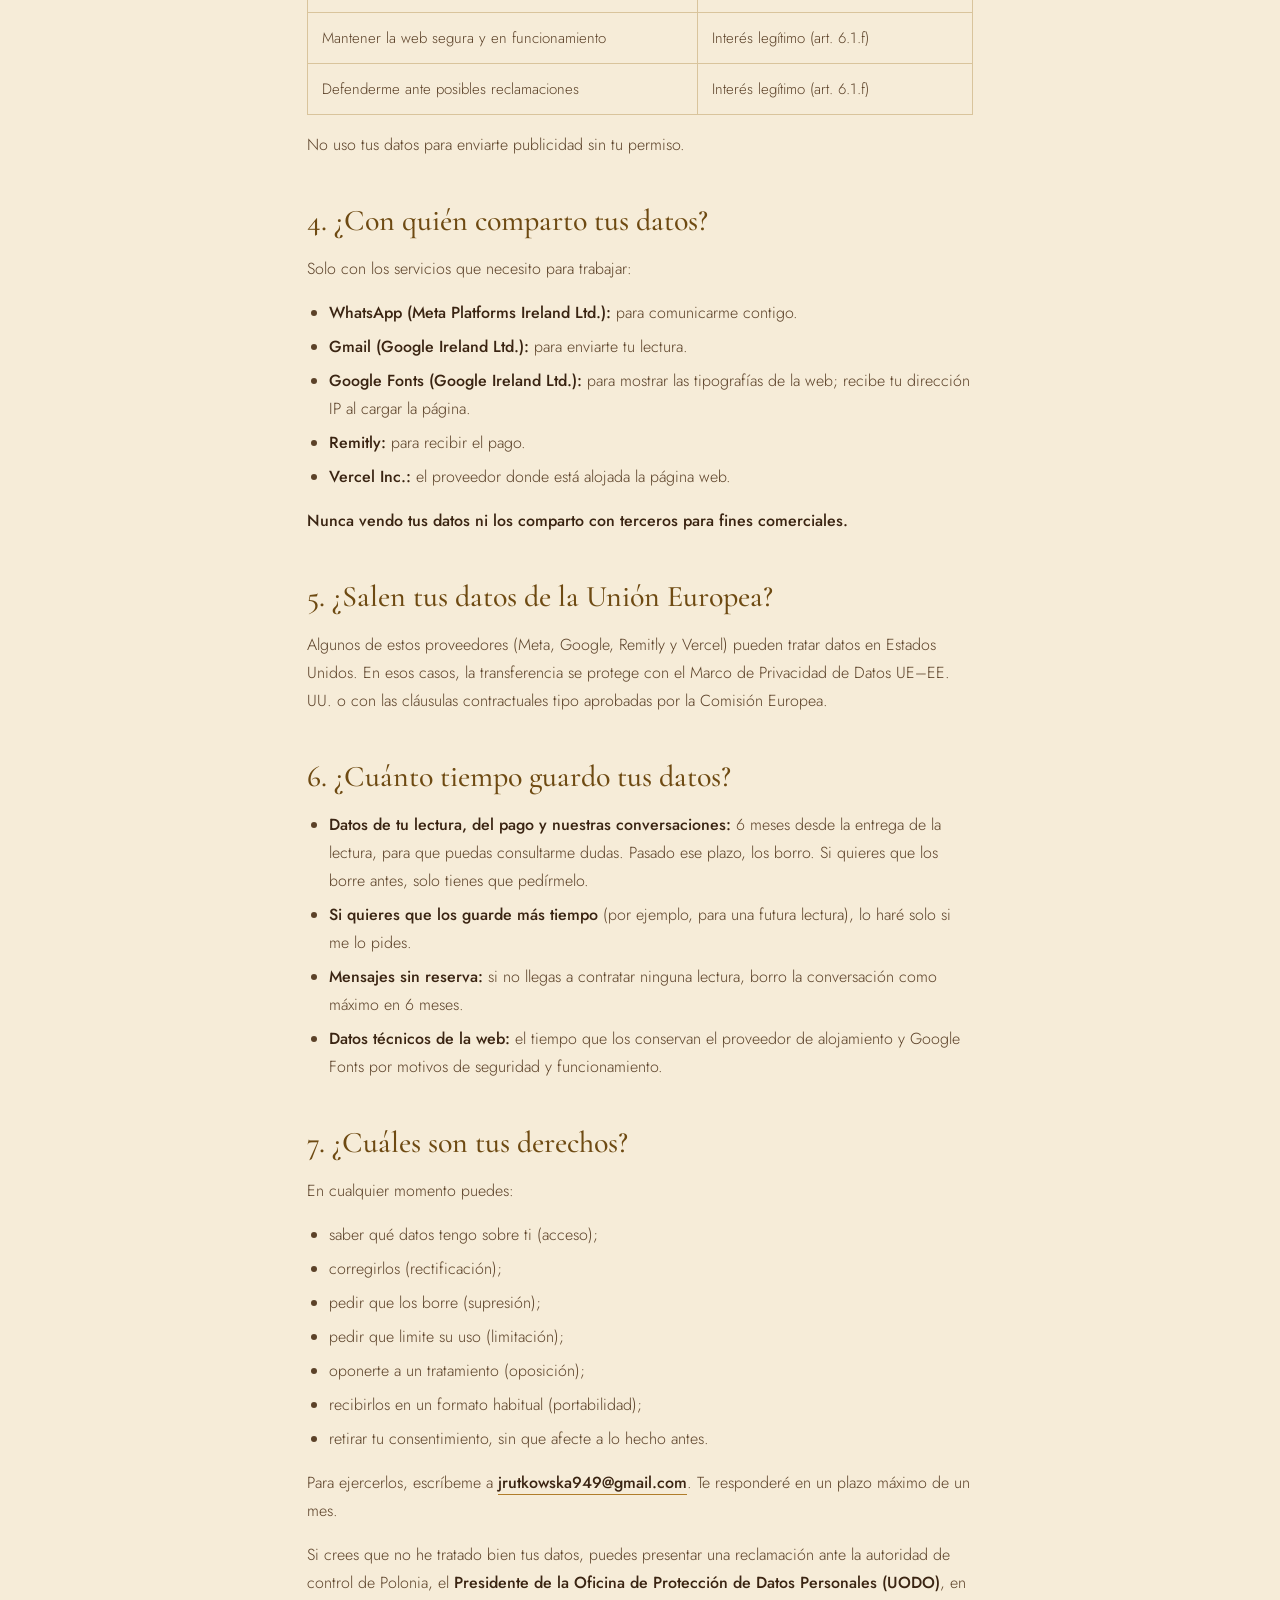
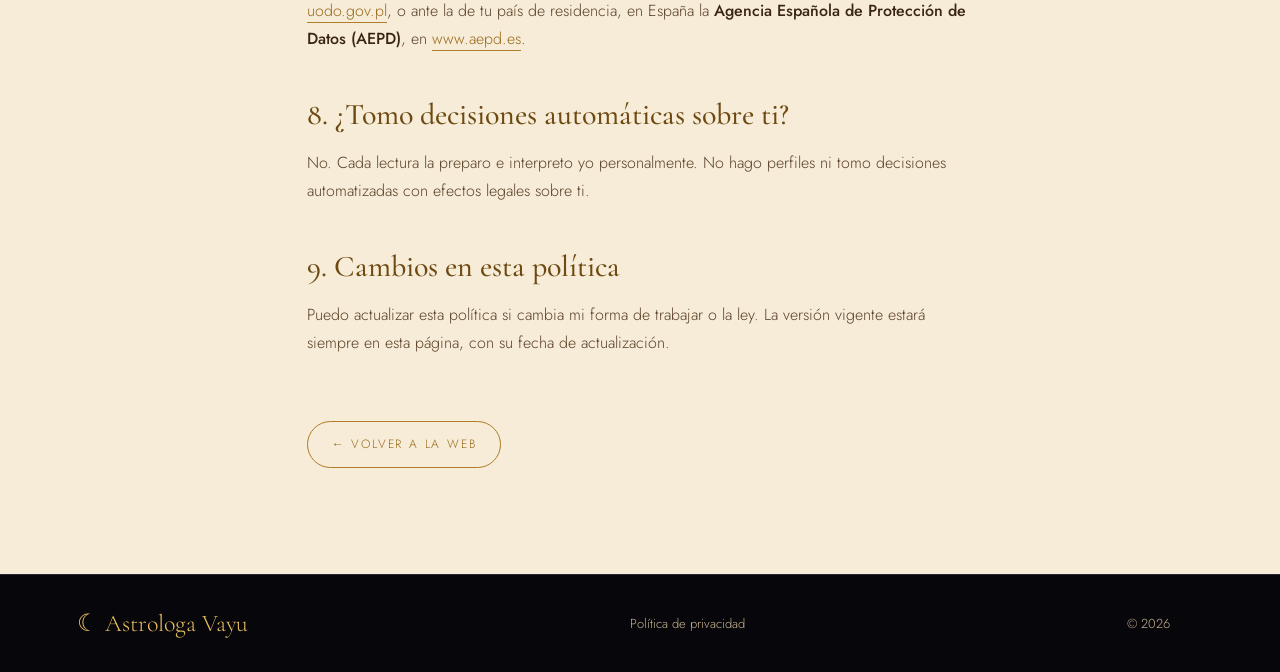
<file: politica-de-privacidad.html>
<!DOCTYPE html>
<html lang="es">
<head>
<meta charset="utf-8"/>
<meta content="width=device-width, initial-scale=1" name="viewport"/>
<title>Política de privacidad | Astrologa Vayu</title>
<meta content="Política de privacidad de Astrologa Vayu: cómo trato tus datos personales cuando reservas una lectura de astrología védica." name="description"/>
<meta content="noindex, follow" name="robots"/>
<link href="https://astrologavayu.es/politica-de-privacidad" rel="canonical"/>
<link href="assets/favicon.svg" rel="icon" type="image/svg+xml"/>
<link href="https://fonts.googleapis.com" rel="preconnect"/>
<link crossorigin="" href="https://fonts.gstatic.com" rel="preconnect"/>
<link href="https://fonts.googleapis.com/css2?family=Cormorant+Garamond:ital,wght@0,500;0,600;1,500&amp;family=Jost:wght@300;400;500&amp;display=swap" rel="stylesheet"/>
<link href="styles.css" rel="stylesheet"/>
</head>
<body class="legal-page">
<header class="legal-nav">
<a class="brand" href="/">☾ Astrologa Vayu</a>
<a class="legal-back" href="/">← Volver a la web</a>
</header>
<main class="legal">
<p class="eyebrow dark">✦ Información legal</p>
<h1>Política de privacidad</h1>
<p class="legal-date"><em>Última actualización: 19 de noviembre de 2026</em></p>

<p>Esta política explica cómo trato tus datos personales cuando contactas conmigo o reservas una lectura en <strong>astrologavayu.es</strong>. La he escrito de forma sencilla, para que sepas exactamente qué hago con tu información.</p>

<h2>1. ¿Quién es la responsable de tus datos?</h2>
<p>La responsable del tratamiento es:</p>
<ul>
<li><strong>Nombre:</strong> Joanna Rutkowska</li>
<li><strong>Dirección:</strong> ul. Górczewska 200/20, 01-460 Varsovia (Polonia)</li>
<li><strong>Correo electrónico:</strong> <a href="mailto:jrutkowska949@gmail.com">jrutkowska949@gmail.com</a></li>
</ul>
<p>Para cualquier cuestión sobre tus datos, puedes escribirme a este correo.</p>

<h2>2. ¿Qué datos recojo?</h2>
<ul>
<li><strong>Datos de contacto:</strong> nombre, número de teléfono (WhatsApp) y correo electrónico.</li>
<li><strong>Datos para tu lectura:</strong> nombre completo, fecha, hora y lugar de nacimiento y, si lo pides, el nombre de tu negocio o marca.</li>
<li><strong>Datos de otra persona:</strong> en la Compatibilidad de Pareja, los datos de nacimiento de tu pareja. Al enviármelos, confirmas que esa persona está informada y de acuerdo.</li>
<li><strong>Lo que me cuentas:</strong> tus preguntas y los temas que quieres tratar. Si decides compartir información sobre tu salud u otros temas delicados, la usaré solo para tu lectura y con tu consentimiento expreso.</li>
<li><strong>Datos de pago:</strong> el nombre del pagador, el importe y la fecha. No tengo acceso a los datos de tu tarjeta ni de tu cuenta bancaria.</li>
<li><strong>Datos técnicos básicos:</strong> al visitar la web, el servidor registra automáticamente datos como tu dirección IP y el tipo de navegador, por motivos de seguridad y funcionamiento. Además, la web carga sus tipografías desde Google Fonts, por lo que tu navegador se conecta a los servidores de Google. No uso cookies de publicidad ni de análisis.</li>
</ul>
<p>Darme tus datos es voluntario, pero sin ellos no puedo preparar tu lectura.</p>

<h2>3. ¿Para qué uso tus datos y con qué base legal?</h2>
<div class="legal-table-wrap">
<table class="legal-table">
<thead><tr><th scope="col">Finalidad</th><th scope="col">Base legal (RGPD)</th></tr></thead>
<tbody>
<tr><td>Responder a tus mensajes y ayudarte a elegir una lectura</td><td>Medidas precontractuales a petición tuya (art. 6.1.b)</td></tr>
<tr><td>Preparar y enviarte tu lectura, gestionar el pago y resolver tus dudas posteriores</td><td>Ejecución del servicio contratado (art. 6.1.b)</td></tr>
<tr><td>Tratar información delicada que decidas compartir (por ejemplo, de salud)</td><td>Tu consentimiento explícito (art. 9.2.a)</td></tr>
<tr><td>Mantener la web segura y en funcionamiento</td><td>Interés legítimo (art. 6.1.f)</td></tr>
<tr><td>Defenderme ante posibles reclamaciones</td><td>Interés legítimo (art. 6.1.f)</td></tr>
</tbody>
</table>
</div>
<p>No uso tus datos para enviarte publicidad sin tu permiso.</p>

<h2>4. ¿Con quién comparto tus datos?</h2>
<p>Solo con los servicios que necesito para trabajar:</p>
<ul>
<li><strong>WhatsApp (Meta Platforms Ireland Ltd.):</strong> para comunicarme contigo.</li>
<li><strong>Gmail (Google Ireland Ltd.):</strong> para enviarte tu lectura.</li>
<li><strong>Google Fonts (Google Ireland Ltd.):</strong> para mostrar las tipografías de la web; recibe tu dirección IP al cargar la página.</li>
<li><strong>Remitly:</strong> para recibir el pago.</li>
<li><strong>Vercel Inc.:</strong> el proveedor donde está alojada la página web.</li>
</ul>
<p><strong>Nunca vendo tus datos ni los comparto con terceros para fines comerciales.</strong></p>

<h2>5. ¿Salen tus datos de la Unión Europea?</h2>
<p>Algunos de estos proveedores (Meta, Google, Remitly y Vercel) pueden tratar datos en Estados Unidos. En esos casos, la transferencia se protege con el Marco de Privacidad de Datos UE–EE. UU. o con las cláusulas contractuales tipo aprobadas por la Comisión Europea.</p>

<h2>6. ¿Cuánto tiempo guardo tus datos?</h2>
<ul>
<li><strong>Datos de tu lectura, del pago y nuestras conversaciones:</strong> 6 meses desde la entrega de la lectura, para que puedas consultarme dudas. Pasado ese plazo, los borro. Si quieres que los borre antes, solo tienes que pedírmelo.</li>
<li><strong>Si quieres que los guarde más tiempo</strong> (por ejemplo, para una futura lectura), lo haré solo si me lo pides.</li>
<li><strong>Mensajes sin reserva:</strong> si no llegas a contratar ninguna lectura, borro la conversación como máximo en 6 meses.</li>
<li><strong>Datos técnicos de la web:</strong> el tiempo que los conservan el proveedor de alojamiento y Google Fonts por motivos de seguridad y funcionamiento.</li>
</ul>

<h2>7. ¿Cuáles son tus derechos?</h2>
<p>En cualquier momento puedes:</p>
<ul>
<li>saber qué datos tengo sobre ti (acceso);</li>
<li>corregirlos (rectificación);</li>
<li>pedir que los borre (supresión);</li>
<li>pedir que limite su uso (limitación);</li>
<li>oponerte a un tratamiento (oposición);</li>
<li>recibirlos en un formato habitual (portabilidad);</li>
<li>retirar tu consentimiento, sin que afecte a lo hecho antes.</li>
</ul>
<p>Para ejercerlos, escríbeme a <a href="mailto:jrutkowska949@gmail.com"><strong>jrutkowska949@gmail.com</strong></a>. Te responderé en un plazo máximo de un mes.</p>
<p>Si crees que no he tratado bien tus datos, puedes presentar una reclamación ante la autoridad de control de Polonia, el <strong>Presidente de la Oficina de Protección de Datos Personales (UODO)</strong>, en <a href="https://uodo.gov.pl" rel="noopener" target="_blank">uodo.gov.pl</a>, o ante la de tu país de residencia, en España la <strong>Agencia Española de Protección de Datos (AEPD)</strong>, en <a href="https://www.aepd.es" rel="noopener" target="_blank">www.aepd.es</a>.</p>

<h2>8. ¿Tomo decisiones automáticas sobre ti?</h2>
<p>No. Cada lectura la preparo e interpreto yo personalmente. No hago perfiles ni tomo decisiones automatizadas con efectos legales sobre ti.</p>

<h2>9. Cambios en esta política</h2>
<p>Puedo actualizar esta política si cambia mi forma de trabajar o la ley. La versión vigente estará siempre en esta página, con su fecha de actualización.</p>

<p class="legal-back-bottom"><a class="outline" href="/">← Volver a la web</a></p>
</main>
<footer>
<a class="brand" href="/">☾ Astrologa Vayu</a>
<a class="footer-link" href="/politica-de-privacidad">Política de privacidad</a>
<span>© 2026</span>
</footer>
</body>
</html>
</file>
<file: styles.css>
*{box-sizing:border-box}
html{scroll-behavior:smooth}
:root{--gold:#e9bf5f;--ink:#f5e8cc;--night:#07060b;--cream:#f6ecd8;--brown:#3a2412;--line:#5e4a2a}
body{margin:0;background:var(--night);color:var(--ink);font-family:'Jost',Arial,sans-serif;font-weight:300}
a{color:inherit;text-decoration:none}
img{max-width:100%}
h1,h2,h3,blockquote{font-family:'Cormorant Garamond',Georgia,serif;font-weight:500}

/* nawigacja */
.nav{position:absolute;top:0;left:0;right:0;z-index:5;display:flex;align-items:center;gap:34px;padding:24px 6%;font-size:12px;letter-spacing:.18em;text-transform:uppercase}
.brand{font-family:'Cormorant Garamond',Georgia,serif;font-size:28px;letter-spacing:0;text-transform:none;color:var(--gold)}
.nav nav{display:flex;gap:28px;margin-left:auto}
.nav nav a:hover{color:var(--gold)}
.pill{border:1px solid var(--gold);color:var(--gold);border-radius:40px;padding:11px 22px}
.btn{display:inline-block;background:linear-gradient(135deg,#f6d47c,#c78d26);color:#1a0d04;border-radius:40px;padding:16px 32px;font-weight:500;letter-spacing:.12em;font-size:13px;text-transform:uppercase;box-shadow:0 10px 30px -10px #e9bf5f88;transition:transform .2s}
.btn:hover{transform:translateY(-2px)}
.eyebrow{font-size:11px;letter-spacing:.32em;color:var(--gold);text-transform:uppercase;margin:0}
.eyebrow.dark{color:#a87422}

/* sekcja główna */
.hero{position:relative;min-height:760px;display:grid;grid-template-columns:1.05fr .95fr;align-items:center;background:radial-gradient(ellipse at 75% 45%,#1d1530 0%,#0b0a14 45%,var(--night) 80%);overflow:hidden}
.hero:before{content:'';position:absolute;inset:0;background:url(assets/stars.svg) center/cover;opacity:.9}
.hero-text{position:relative;z-index:2;padding:130px 0 80px 8%}
.hero h1{font-size:112px;line-height:.9;margin:22px 0 18px;background:linear-gradient(180deg,#fbe3a3,#d49b33);-webkit-background-clip:text;background-clip:text;color:transparent}
.lead{font-family:'Cormorant Garamond',Georgia,serif;font-weight:500;font-size:34px;line-height:1.2;margin:0 0 20px;max-width:560px}
.dots{font-size:11px;letter-spacing:.25em;color:#d8c39a;margin:0 0 34px;text-transform:uppercase}
.hero-art{position:relative;z-index:1;display:grid;place-items:center}
.hero-art img{width:560px;height:auto;filter:drop-shadow(0 0 30px #d9b06533)}

/* karty usług */
.cards{display:grid;grid-template-columns:repeat(6,1fr);gap:14px;padding:0 6% 80px;margin-top:-70px;position:relative;z-index:3;background:linear-gradient(#0b0a1400,var(--night) 70px)}
.card{background:linear-gradient(160deg,#17131f,#0c0a10);border:1px solid var(--line);border-radius:14px;padding:26px 16px;text-align:center}
.card h3{font-weight:600;font-size:21px;color:var(--gold);margin:14px 0 8px;line-height:1.1}
.card p{font-size:13px;line-height:1.55;color:#d9c8a7;margin:0}
.ico{display:inline-grid;place-items:center;width:74px;height:74px;border-radius:50%;border:1px solid #c9a04c;color:#e3bd6c;flex:none}
.ico svg{width:38px;height:38px}

/* o mnie */
.split{display:grid;grid-template-columns:1fr 1fr;background:var(--cream);color:var(--brown);align-items:center}
.split-text{padding:100px 10% 100px 14%}
.split h2,.light h2{font-size:58px;line-height:1.02;margin:18px 0 24px}
.split p{line-height:1.8;color:#5b4128}
.outline{display:inline-block;margin-top:14px;border:1px solid #b07c25;color:#7a521a;border-radius:40px;padding:12px 24px;font-size:12px;letter-spacing:.15em;text-transform:uppercase}
.split-photo{display:flex;justify-content:center;padding:70px 0}
.split-photo img{width:400px;height:520px;object-fit:cover;object-position:center top;border-radius:200px 200px 16px 16px;box-shadow:0 30px 60px -25px #3a2412aa;outline:1px solid #c9a24c;outline-offset:12px}

/* konsultacje */
.light{background:var(--cream);color:var(--brown);text-align:center;padding:30px 8% 100px}
.grid{display:grid;grid-template-columns:repeat(3,1fr);gap:18px;max-width:1150px;margin:40px auto 0}
.svc{display:flex;gap:16px;align-items:center;text-align:left;background:#fff7e6;border:1px solid #e0c48a;border-radius:14px;padding:18px}
.svc .ico{color:#9a6b1c;border-color:#d8b56f;background:#fbf2df}
.svc h3{font-weight:600;font-size:23px;margin:0 0 4px;color:#6e4a12}
.svc p{margin:0;font-size:13.5px;line-height:1.5;color:#6a5136}

/* cytat */
.quote{text-align:center;padding:130px 10%;background:url(assets/stars.svg) center/cover,radial-gradient(ellipse at center,#1b1528,#08070c 70%)}
.moons{display:block;width:420px;margin:0 auto 34px;opacity:.9}
.moons.small{width:300px}
.quote blockquote{font-style:italic;font-size:64px;line-height:1.05;color:var(--gold);margin:0 auto 22px;max-width:900px}
.quote p{max-width:640px;margin:0 auto 34px;color:#e1d0ad;line-height:1.7}

/* opinie */
.testi{background:#0d0b12;padding:100px 8%;text-align:center}
.testi h2{font-size:52px;margin:14px 0 40px}
.tgrid{display:grid;grid-template-columns:repeat(3,1fr);gap:18px;max-width:1150px;margin:auto}
.tq{border:1px solid #4f3f26;border-radius:14px;padding:30px;text-align:left;background:linear-gradient(160deg,#17131f,#0c0a10);margin:0}
.stars{color:var(--gold);letter-spacing:4px}
.tq p{font-family:'Cormorant Garamond',Georgia,serif;font-size:23px;line-height:1.35;margin:12px 0 18px}
.tq cite{font-style:normal;font-size:12px;letter-spacing:.2em;color:var(--gold);text-transform:uppercase}

/* korzyści */
.benefits{display:grid;grid-template-columns:repeat(4,1fr);background:var(--cream);color:var(--brown)}
.benefits div{padding:44px 20px;text-align:center;border-right:1px solid #e0c48a}
.benefits div:last-child{border-right:0}
.benefits span{display:block;font-size:34px;color:#b07c25}
.benefits strong{display:block;font-family:'Cormorant Garamond',Georgia,serif;font-weight:600;font-size:21px;margin-top:8px}

/* wezwanie do działania */
.cta{text-align:center;padding:120px 10%;background:url(assets/stars.svg) center/cover,radial-gradient(ellipse at center,#22192e,#08070c 65%)}
.cta h2{font-size:62px;line-height:1.05;color:var(--gold);max-width:900px;margin:18px auto 20px}
.cta p{max-width:640px;margin:0 auto 34px;color:#dfcfb0;line-height:1.7}

footer{display:flex;justify-content:space-between;align-items:center;gap:20px;padding:34px 6%;border-top:1px solid #2b2436;color:#c9b590;font-size:13px}
footer .brand{font-size:24px}

/* tablet */
@media(max-width:1050px){
  .nav nav{display:none}
  .cards{grid-template-columns:repeat(3,1fr)}
  .grid,.tgrid{grid-template-columns:1fr 1fr}
  .benefits{grid-template-columns:1fr 1fr}
}
/* telefon */
@media(max-width:700px){
  .nav{padding:18px 20px}.pill{display:none}.brand{font-size:24px}
  .hero{grid-template-columns:1fr;min-height:auto}
  .hero-text{padding:96px 22px 10px}
  .hero h1{font-size:68px}.lead{font-size:25px}.dots{font-size:9px;letter-spacing:.18em}
  .hero-art{padding:10px 0 30px}.hero-art img{width:320px}
  .cards{grid-template-columns:1fr 1fr;margin-top:0;padding:0 18px 50px}
  .split{grid-template-columns:1fr}.split-text{padding:60px 22px 10px}
  .split h2,.light h2{font-size:40px}
  .split-photo{padding:30px 0 60px}.split-photo img{width:280px;height:370px}
  .light{padding:20px 18px 60px}.grid,.tgrid{grid-template-columns:1fr}
  .quote{padding:80px 22px}.quote blockquote{font-size:40px}.moons{width:300px}
  .testi{padding:70px 18px}.testi h2{font-size:38px}
  .benefits div{border-bottom:1px solid #e0c48a}
  .cta{padding:80px 22px}.cta h2{font-size:40px}
  footer{flex-direction:column;text-align:center}
}

/* WhatsApp */
.wa-icon{width:22px;height:22px;flex:none}
.wa-btn{display:inline-flex;align-items:center;gap:12px}
.wa-float{position:fixed;right:22px;bottom:22px;z-index:50;width:58px;height:58px;border-radius:50%;background:#25d366;color:#fff;display:grid;place-items:center;box-shadow:0 10px 28px -8px rgba(0,0,0,.6);transition:transform .2s}
.wa-float:hover{transform:scale(1.07)}
.wa-float .wa-icon{width:32px;height:32px}
@media(max-width:600px){.wa-float{right:16px;bottom:16px;width:54px;height:54px}}
@media(min-width:601px){footer{padding-right:110px}}
@media(max-width:600px){footer{padding-bottom:90px}}

/* Oferta */
.offers{padding:110px 6% 100px;text-align:center;background:radial-gradient(ellipse at top,#1b1424,#07060b 70%)}
.offers h2{font-size:56px;line-height:1.05;color:var(--gold);margin:16px 0 14px}
.offers-intro{max-width:640px;margin:0 auto 54px;color:#dfcfb0;line-height:1.7}
.offer-grid{display:grid;grid-template-columns:repeat(2,minmax(0,1fr));gap:28px;max-width:1240px;margin:0 auto;text-align:left}
.offer{position:relative;display:flex;flex-direction:column;border:1px solid var(--line);border-radius:18px;padding:38px 32px 34px;background:linear-gradient(180deg,#14101b,#0b0a10)}
.offer.featured{border-color:var(--gold);box-shadow:0 0 0 1px #e9bf5f55,0 30px 70px -40px #e9bf5f66}
.offer-badge{position:absolute;top:-13px;left:32px;background:linear-gradient(135deg,#f6d47c,#c78d26);color:#1a0d04;font-size:11px;font-weight:500;letter-spacing:.18em;text-transform:uppercase;padding:6px 14px;border-radius:30px}
.offer-ico{font-size:26px;color:var(--gold)}
.offer h3{font-size:30px;font-weight:600;color:var(--ink);margin:8px 0 4px;line-height:1.1}
.offer-price{font-family:'Cormorant Garamond',Georgia,serif;font-size:54px;font-weight:600;color:var(--gold);margin:0;line-height:1}
.offer-price span{font-size:28px}
.offer-tag{color:#dfcfb0;line-height:1.6;margin:12px 0 22px;font-size:15px}
.offer-table{width:100%;border-collapse:collapse;font-size:14px;margin-bottom:28px}
.offer-table thead th{font-size:11px;letter-spacing:.22em;text-transform:uppercase;color:var(--gold);font-weight:400;text-align:left;padding:0 10px 10px 0;border-bottom:1px solid var(--line)}
.offer-table tbody th{font-weight:500;color:var(--ink);text-align:left;vertical-align:top;padding:11px 14px 11px 0;width:42%;border-bottom:1px solid #2a2233}
.offer-table td{color:#cbbd9f;vertical-align:top;padding:11px 0;line-height:1.5;border-bottom:1px solid #2a2233}
.offer-btn{margin-top:auto;text-align:center}
.offers-note{max-width:760px;margin:44px auto 0;color:#a99a80;font-size:13px;line-height:1.7}
.offers-note strong{color:var(--ink);font-weight:500}
@media(max-width:900px){.offer-grid{grid-template-columns:1fr}.offers h2{font-size:44px}}
@media(max-width:560px){.offers{padding:80px 16px 70px}.offer{padding:32px 20px 28px}.offer-table{font-size:13px}.offer-table tbody th{width:40%;padding-right:10px}.offer h3{font-size:26px}.offer-price{font-size:46px}}

/* FAQ */
.faq{background:var(--cream);color:var(--brown);padding:110px 8% 100px;text-align:center}
.faq h2{font-size:52px;line-height:1.08;margin:16px auto 50px;max-width:820px}
.faq-list{max-width:880px;margin:0 auto;text-align:left;border-top:1px solid #d9c49c}
.faq-item{border-bottom:1px solid #d9c49c}
.faq-item summary{list-style:none;cursor:pointer;display:flex;justify-content:space-between;align-items:center;gap:24px;padding:24px 0;font-family:'Cormorant Garamond',Georgia,serif;font-size:24px;font-weight:600;line-height:1.25;color:var(--brown)}
.faq-item summary::-webkit-details-marker{display:none}
.faq-item summary:hover{color:#9a6a1c}
.faq-item summary:focus-visible{outline:1px solid #b07d2a;outline-offset:6px}
.faq-item summary i{position:relative;flex:none;width:32px;height:32px;border:1px solid #b07d2a;border-radius:50%}
.faq-item summary i:before,.faq-item summary i:after{content:'';position:absolute;left:50%;top:50%;width:12px;height:1px;background:#b07d2a;transform:translate(-50%,-50%);transition:transform .3s}
.faq-item summary i:after{transform:translate(-50%,-50%) rotate(90deg)}
.faq-item[open] summary i:after{transform:translate(-50%,-50%) rotate(0)}
.faq-item p{margin:-4px 0 26px;line-height:1.75;color:#5b4128;max-width:780px}
.faq-more{margin:40px 0 0;font-size:15px}
.faq-more a{color:#9a6a1c;border-bottom:1px solid #b07d2a}
@media(max-width:700px){.faq{padding:80px 16px 70px}.faq h2{font-size:38px;margin-bottom:36px}.faq-item summary{font-size:21px;padding:20px 0;gap:16px}.faq-item summary i{width:28px;height:28px}}
.offers-info{display:flex;justify-content:center;flex-wrap:wrap;gap:12px 28px;margin:44px auto 0;color:#dfcfb0;font-size:15px}
.offers-info span:before{content:"✦ ";color:var(--gold)}
.offers-info strong{color:var(--gold);font-weight:500}
.offers-info+.offers-note{margin-top:18px}

/* Sobre mí: prácticas */
.practices{list-style:none;padding:0;margin:4px 0 24px;display:grid;grid-template-columns:repeat(2,minmax(0,1fr));gap:8px 22px}
.practices li{position:relative;padding-left:20px;line-height:1.5;font-size:15px}
.practices li:before{content:'✦';position:absolute;left:0;top:0;color:#b07d2a;font-size:12px}
@media(max-width:600px){.practices{grid-template-columns:1fr}}

/* Oferta: rozwijana lista */
.offer-more{margin:-18px 0 28px}
.offer-more summary{list-style:none;cursor:pointer;color:var(--gold);font-size:13px;letter-spacing:.14em;text-transform:uppercase;padding:14px 0;border-bottom:1px solid #2a2233}
.offer-more summary::-webkit-details-marker{display:none}
.offer-more summary:after{content:' ＋';font-size:14px}
.offer-more[open] summary:after{content:' －'}
.offer-more summary span{color:#a99a80;letter-spacing:.05em}
.offer-more .offer-table{margin:0}
.offer-table-more tbody th{width:42%}

/* przełącznik języka */

/* Promoción: precio anterior tachado */
.offer-price .offer-old{font-size:30px;font-weight:500;color:#a99a80;text-decoration:line-through;text-decoration-color:#e9bf5f;text-decoration-thickness:2px;margin-right:10px;vertical-align:middle}
@media(max-width:560px){.offer-price .offer-old{font-size:26px}}

/* zgoda na politykę prywatności (okienko przed WhatsApp) */
.consent{position:fixed;inset:0;z-index:100;display:grid;place-items:center;padding:20px;background:rgba(7,6,11,.78)}
.consent[hidden]{display:none}
.consent-box{position:relative;max-width:460px;width:100%;background:var(--cream);color:var(--brown);border:1px solid #c9a24c;border-radius:18px;padding:38px 30px 30px;text-align:center;box-shadow:0 30px 70px -20px #000}
.consent-box h2{font-size:34px;line-height:1.1;margin:12px 0 12px;color:var(--brown)}
.consent-box p{margin:0 0 18px;line-height:1.65;color:#5b4128;font-size:15px}
.consent-check{display:flex;gap:10px;align-items:flex-start;text-align:left;margin:0 0 22px;font-size:15px;line-height:1.5;color:#3a2412;cursor:pointer}
.consent-check input{width:20px;height:20px;margin-top:2px;flex:none;accent-color:#b07d2a}
.consent-check a,.inline-link{color:#9a6a1c;border-bottom:1px solid #b07d2a}
.consent-go{border:0;cursor:pointer;font-family:inherit}
.consent-go:disabled{opacity:.45;cursor:not-allowed;transform:none}
.consent-close{position:absolute;top:10px;right:14px;background:none;border:0;font-size:30px;line-height:1;color:#7a521a;cursor:pointer}
body.consent-open{overflow:hidden}
.footer-link:hover{color:var(--gold)}

/* strona z polityką prywatności */
.legal-page{background:var(--cream);color:var(--brown)}
.legal-nav{display:flex;justify-content:space-between;align-items:center;gap:20px;padding:24px 6%;background:var(--night)}
.legal-back{font-size:12px;letter-spacing:.15em;text-transform:uppercase;color:var(--ink)}
.legal-back:hover{color:var(--gold)}
.legal{max-width:820px;margin:0 auto;padding:70px 6% 90px;line-height:1.75;color:#5b4128}
.legal h1{font-size:58px;line-height:1.05;margin:14px 0 6px;color:var(--brown)}
.legal h2{font-size:30px;line-height:1.2;margin:44px 0 12px;color:#6e4a12}
.legal strong{color:#3a2412;font-weight:500}
.legal a{color:#9a6a1c;border-bottom:1px solid #b07d2a}
.legal .outline{border:1px solid #b07c25}
.legal ul{padding-left:22px}
.legal li{margin:6px 0}
.legal-date{color:#8a6a45;margin:0 0 30px}
.legal-table-wrap{overflow-x:auto}
.legal-table{width:100%;border-collapse:collapse;font-size:15px}
.legal-table th,.legal-table td{border:1px solid #d9c49c;padding:12px 14px;text-align:left;vertical-align:top}
.legal-table th{background:#efe0c2;color:#3a2412;font-weight:500}
.legal-back-bottom{margin-top:50px}
.legal-page footer{background:var(--night)}
@media(max-width:700px){.legal{padding:50px 20px 70px}.legal h1{font-size:40px}.legal h2{font-size:25px}.legal-table{font-size:14px}}

/* Sobre mí – sygnały zaufania */
.split{align-items:start}
.split-photo{position:sticky;top:0}
.about-hello{font-family:'Cormorant Garamond',Georgia,serif;font-size:30px;font-weight:600;color:#6e4a12;margin:0 0 6px}
.about-h{font-size:28px;font-weight:600;color:#6e4a12;margin:34px 0 8px}
.about-stats{display:grid;grid-template-columns:repeat(3,1fr);gap:12px;list-style:none;padding:0;margin:28px 0 6px}
.about-stats li{background:#fff7e6;border:1px solid #e0c48a;border-radius:14px;padding:16px 10px;text-align:center}
.about-stats strong{display:block;font-family:'Cormorant Garamond',Georgia,serif;font-size:30px;font-weight:600;color:#9a6a1c;line-height:1.1}
.about-stats span{display:block;font-size:12px;letter-spacing:.08em;text-transform:uppercase;color:#6a5136;margin-top:4px}
.about-cols{display:grid;grid-template-columns:1fr 1fr;gap:28px}
.about-list{list-style:none;padding:0;margin:0}
.about-list li{position:relative;padding-left:22px;margin:0 0 12px;line-height:1.65;color:#5b4128;font-size:15px}
.about-list li:before{content:'✦';position:absolute;left:0;top:1px;color:#b07d2a;font-size:12px}
.about-list-no li:before{content:'—'}
.about-list strong{color:#3a2412;font-weight:500}
.about-ask{margin-top:26px}
.about-ask strong{color:#3a2412;font-weight:500}
@media(max-width:1050px){.about-cols{grid-template-columns:1fr;gap:0}}
@media(max-width:700px){.split-photo{position:static;order:-1;padding:50px 0 0}.about-stats strong{font-size:24px}.about-stats span{font-size:10.5px}}
</file>
